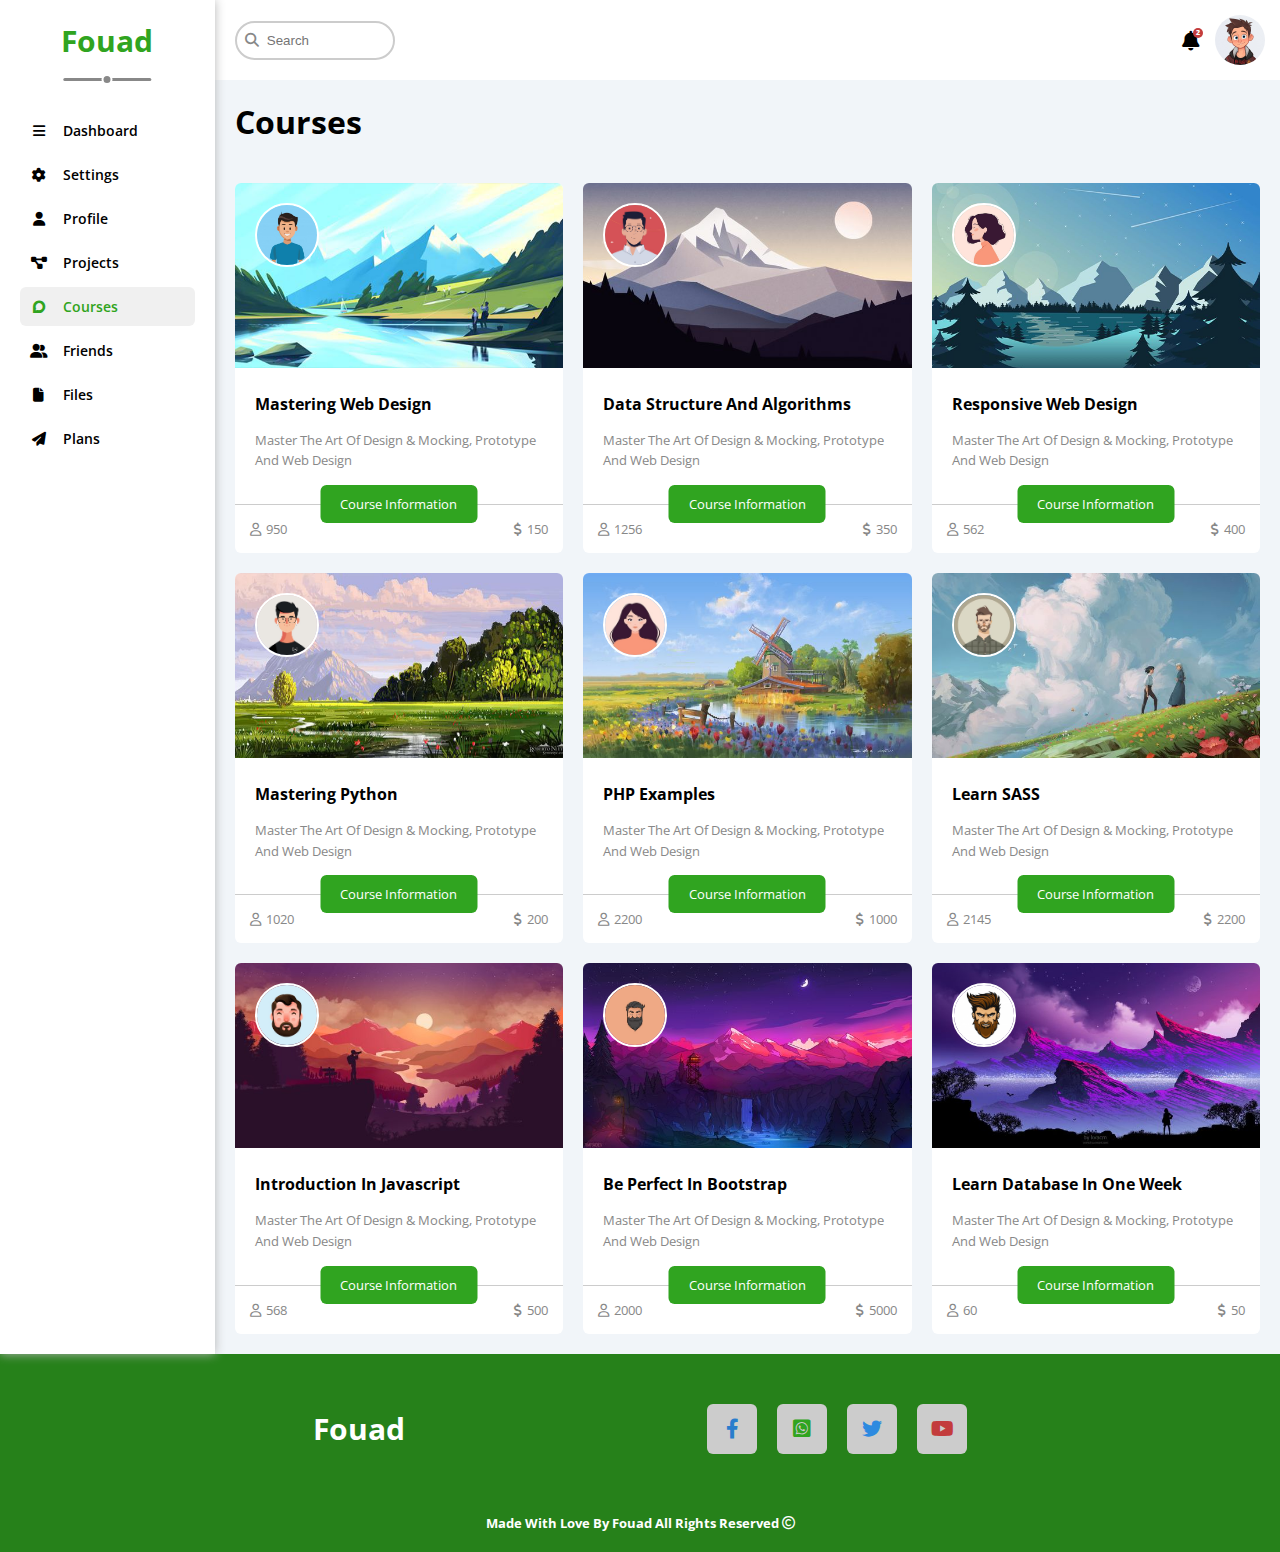
<file: courses.html>
<!DOCTYPE html>
<html lang="en">
<head>
    <meta charset="UTF-8">
    <meta http-equiv="X-UA-Compatible" content="IE=edge">
    <meta name="viewport" content="width=device-width, initial-scale=1.0">
    <meta name="description" content="this is template four">
    <link rel="stylesheet" href="css/all.min.css">
    <link rel="stylesheet" href="css/framework.css">
    <link rel="stylesheet" href="css/master.css">
    <!-- <link rel="stylesheet" href="css/normalize.css"> -->
    <link rel="preconnect" href="https://fonts.googleapis.com">
    <link rel="preconnect" href="https://fonts.gstatic.com" crossorigin>
    <link href="https://fonts.googleapis.com/css2?family=Cairo:wght@200;300;400;500;800;900;1000&family=Lato:wght@300;400;700;900&family=Lobster&family=Open+Sans:wght@400;700&family=Work+Sans:wght@200;600&display=swap" rel="stylesheet">
    <title>Courses</title>
</head>
<body>
    <div class="page d-flex">
        <div class="sidebar bg-white p-20 p-relative">
            <h3 class="p-relative mt-0 txt-c">Fouad</h3>
            <ul>
                <li>
                    <a class="d-flex align-center fs-14 c-black rad-6 p-10" href="index.html">
                        <i class="fa-solid fa-bars fa-fw"></i>
                        <span>Dashboard</span>
                    </a>
                </li>
                <li>
                    <a class="d-flex align-center fs-14 c-black rad-6 p-10" href="settings.html">
                        <i class="fa-solid fa-gear fa-fw"></i>
                        <span>Settings</span>
                    </a>
                </li>
                <li>
                    <a class=" d-flex align-center fs-14 c-black rad-6 p-10" href="profile.html">
                        <i class="fa-solid fa-user fa-fw"></i>
                        <span>Profile</span>
                    </a>
                </li>
                <li>
                    <a class="d-flex align-center fs-14 c-black rad-6 p-10" href="projects.html">
                        <i class="fa-solid fa-diagram-project fa-fw"></i>
                        <span>Projects</span>
                    </a>
                </li>
                <li>
                    <a class="active d-flex align-center fs-14 c-black rad-6 p-10" href="courses.html">
                        <i class="fa-brands fa-discourse fa-fw"></i>
                        <span>Courses</span>
                    </a>
                </li>
                <li>
                    <a class="d-flex align-center fs-14 c-black rad-6 p-10" href="friends.html">
                        <i class="fa-solid fa-user-group fa-fw"></i>
                        <span>Friends</span>
                    </a>
                </li>
                <li>
                    <a class="d-flex align-center fs-14 c-black rad-6 p-10" href="files.html">
                        <i class="fa-solid fa-file fa-fw"></i>
                        <span>Files</span>
                    </a>
                </li>
                <li>
                    <a class="d-flex align-center fs-14 c-black rad-6 p-10" href="plans.html">
                        <i class="fa-solid fa-paper-plane fa-fw"></i>
                        <span>Plans</span>
                    </a>
                </li>
            </ul>
        </div>
        <div class="content w-full">
            <!-- start head -->
            <div class="head p-15 bg-white between-flex">
                <div class="search p-relative">
                    <input class="p-10" type="search" placeholder="Search">
                </div>
                <div class="icons d-flex align-center">
                    <span class="notification p-relative">
                        <i class="fa-solid fa-bell fa-lg"></i>
                    </span>
                    <img src="images/profile.jpg" alt="photo">
                </div>
            </div>
            <!-- end head -->
            <h1 class="p-relative">Courses</h1>
            <div class="courses-page d-grid m-20 gap-20">
                <div class="course bg-white p-relative rad-6">
                    <img class="cover" src="images/back1.png" alt="photo">
                    <img class="instructor" src="images/course1.jpg" alt="photo">
                    <div class="p-20">
                        <h4 class="m-0">Mastering Web Design</h4>
                        <p class="description c-grey fs-13 mt-15">Master The Art Of Design & Mocking, Prototype And Web Design</p>
                    </div>
                    <div class="info p-15 p-relative between-flex">
                        <span class="title bg-green c-white btn-shape">Course Info<span class="d-non-mobile">rmation</span></span>
                        <span class="c-grey fs-13"><i class="fa-regular fa-user mr-5"></i>950</span>
                        <span class="c-grey fs-13"><i class="fa-solid fa-dollar mr-5"></i>150</span>
                    </div>
                </div>
                <div class="course bg-white p-relative rad-6">
                    <img class="cover" src="images/back2.jpg" alt="photo">
                    <img class="instructor" src="images/course5.png" alt="photo">
                    <div class="p-20">
                        <h4 class="m-0">Data Structure And Algorithms</h4>
                        <p class="description c-grey fs-13 mt-15">Master The Art Of Design & Mocking, Prototype And Web Design</p>
                    </div>
                    <div class="info p-15 p-relative between-flex">
                        <span class="title bg-green c-white btn-shape">Course Info<span class="d-non-mobile">rmation</span></span>
                        <span class="c-grey fs-13"><i class="fa-regular fa-user mr-5"></i>1256</span>
                        <span class="c-grey fs-13"><i class="fa-solid fa-dollar mr-5"></i>350</span>
                    </div>
                </div>
                <div class="course bg-white p-relative rad-6">
                    <img class="cover" src="images/back3.png" alt="photo">
                    <img class="instructor" src="images/course3.jpg" alt="photo">
                    <div class="p-20">
                        <h4 class="m-0">Responsive Web Design</h4>
                        <p class="description c-grey fs-13 mt-15">Master The Art Of Design & Mocking, Prototype And Web Design</p>
                    </div>
                    <div class="info p-15 p-relative between-flex">
                        <span class="title bg-green c-white btn-shape">Course Info<span class="d-non-mobile">rmation</span></span>
                        <span class="c-grey fs-13"><i class="fa-regular fa-user mr-5"></i>562</span>
                        <span class="c-grey fs-13"><i class="fa-solid fa-dollar mr-5"></i>400</span>
                    </div>
                </div>
                <div class="course bg-white p-relative rad-6">
                    <img class="cover" src="images/back4.png" alt="photo">
                    <img class="instructor" src="images/course4.jpg" alt="photo">
                    <div class="p-20">
                        <h4 class="m-0">Mastering Python</h4>
                        <p class="description c-grey fs-13 mt-15">Master The Art Of Design & Mocking, Prototype And Web Design</p>
                    </div>
                    <div class="info p-15 p-relative between-flex">
                        <span class="title bg-green c-white btn-shape">Course Info<span class="d-non-mobile">rmation</span></span>
                        <span class="c-grey fs-13"><i class="fa-regular fa-user mr-5"></i>1020</span>
                        <span class="c-grey fs-13"><i class="fa-solid fa-dollar mr-5"></i>200</span>
                    </div>
                </div>
                <div class="course bg-white p-relative rad-6">
                    <img class="cover" src="images/back5.jpg" alt="photo">
                    <img class="instructor" src="images/course2.jpg" alt="photo">
                    <div class="p-20">
                        <h4 class="m-0">PHP Examples</h4>
                        <p class="description c-grey fs-13 mt-15">Master The Art Of Design & Mocking, Prototype And Web Design</p>
                    </div>
                    <div class="info p-15 p-relative between-flex">
                        <span class="title bg-green c-white btn-shape">Course Info<span class="d-non-mobile">rmation</span></span>
                        <span class="c-grey fs-13"><i class="fa-regular fa-user mr-5"></i>2200</span>
                        <span class="c-grey fs-13"><i class="fa-solid fa-dollar mr-5"></i>1000</span>
                    </div>
                </div>
                <div class="course bg-white p-relative rad-6">
                    <img class="cover" src="images/back6.jpg" alt="photo">
                    <img class="instructor" src="images/course6.png" alt="photo">
                    <div class="p-20">
                        <h4 class="m-0">Learn SASS</h4>
                        <p class="description c-grey fs-13 mt-15">Master The Art Of Design & Mocking, Prototype And Web Design</p>
                    </div>
                    <div class="info p-15 p-relative between-flex">
                        <span class="title bg-green c-white btn-shape">Course Info<span class="d-non-mobile">rmation</span></span>
                        <span class="c-grey fs-13"><i class="fa-regular fa-user mr-5"></i>2145</span>
                        <span class="c-grey fs-13"><i class="fa-solid fa-dollar mr-5"></i>2200</span>
                    </div>
                </div>
                <div class="course bg-white p-relative rad-6">
                    <img class="cover" src="images/back7.jpg" alt="photo">
                    <img class="instructor" src="images/course7.png" alt="photo">
                    <div class="p-20">
                        <h4 class="m-0">Introduction In Javascript</h4>
                        <p class="description c-grey fs-13 mt-15">Master The Art Of Design & Mocking, Prototype And Web Design</p>
                    </div>
                    <div class="info p-15 p-relative between-flex">
                        <span class="title bg-green c-white btn-shape">Course Info<span class="d-non-mobile">rmation</span></span>
                        <span class="c-grey fs-13"><i class="fa-regular fa-user mr-5"></i>568</span>
                        <span class="c-grey fs-13"><i class="fa-solid fa-dollar mr-5"></i>500</span>
                    </div>
                </div>
                <div class="course bg-white p-relative rad-6">
                    <img class="cover" src="images/back8.jpg" alt="photo">
                    <img class="instructor" src="images/course8.png" alt="photo">
                    <div class="p-20">
                        <h4 class="m-0">Be Perfect In Bootstrap</h4>
                        <p class="description c-grey fs-13 mt-15">Master The Art Of Design & Mocking, Prototype And Web Design</p>
                    </div>
                    <div class="info p-15 p-relative between-flex">
                        <span class="title bg-green c-white btn-shape">Course Info<span class="d-non-mobile">rmation</span></span>
                        <span class="c-grey fs-13"><i class="fa-regular fa-user mr-5"></i>2000</span>
                        <span class="c-grey fs-13"><i class="fa-solid fa-dollar mr-5"></i>5000</span>
                    </div>
                </div>
                <div class="course bg-white p-relative rad-6">
                    <img class="cover" src="images/back9.jpg" alt="photo">
                    <img class="instructor" src="images/course9.jpg" alt="photo">
                    <div class="p-20">
                        <h4 class="m-0">Learn Database In One Week</h4>
                        <p class="description c-grey fs-13 mt-15">Master The Art Of Design & Mocking, Prototype And Web Design</p>
                    </div>
                    <div class="info p-15 p-relative between-flex">
                        <span class="title bg-green c-white btn-shape">Course Info<span class="d-non-mobile">rmation</span></span>
                        <span class="c-grey fs-13"><i class="fa-regular fa-user mr-5"></i>60</span>
                        <span class="c-grey fs-13"><i class="fa-solid fa-dollar mr-5"></i>50</span>
                    </div>
                </div>
            </div>    
        </div>
    </div> 
    <footer class="bg-alt-green p-20 d-flex align-center">
        <div class="logo c-white fw-bold mt-20 p-10">Fouad</div>
        <div class="icon mt-20 p-10">
            <ul>
                <li>
                    <a href="#" class="facebook">
                        <i class="fab fa-facebook-f c-blue fs-20 mt-15"></i>
                    </a>
                </li>
                <li>
                    <a href="#" class="whatsapp">
                        <i class="fa-brands fa-square-whatsapp c-green fs-20 mt-15"></i>
                    </a>
                </li>
                <li>
                    <a href="#" class="twitter">
                        <i class="fab fa-twitter c-alt-blue fs-20 mt-15"></i>
                    </a>
                </li>
                <li>
                    <a href="#" class="youtube">
                        <i class="fab fa-youtube c-red fs-20 mt-15"></i>
                    </a>
                </li>
            </ul>
        </div>
        <span class="c-white fs-13 fw-bold">
            Made With Love By Fouad All Rights Reserved
            <i class="fa-regular fa-copyright fs-13 ml-1"></i>
        </span>
    </footer>
</body>
</html>
</file>
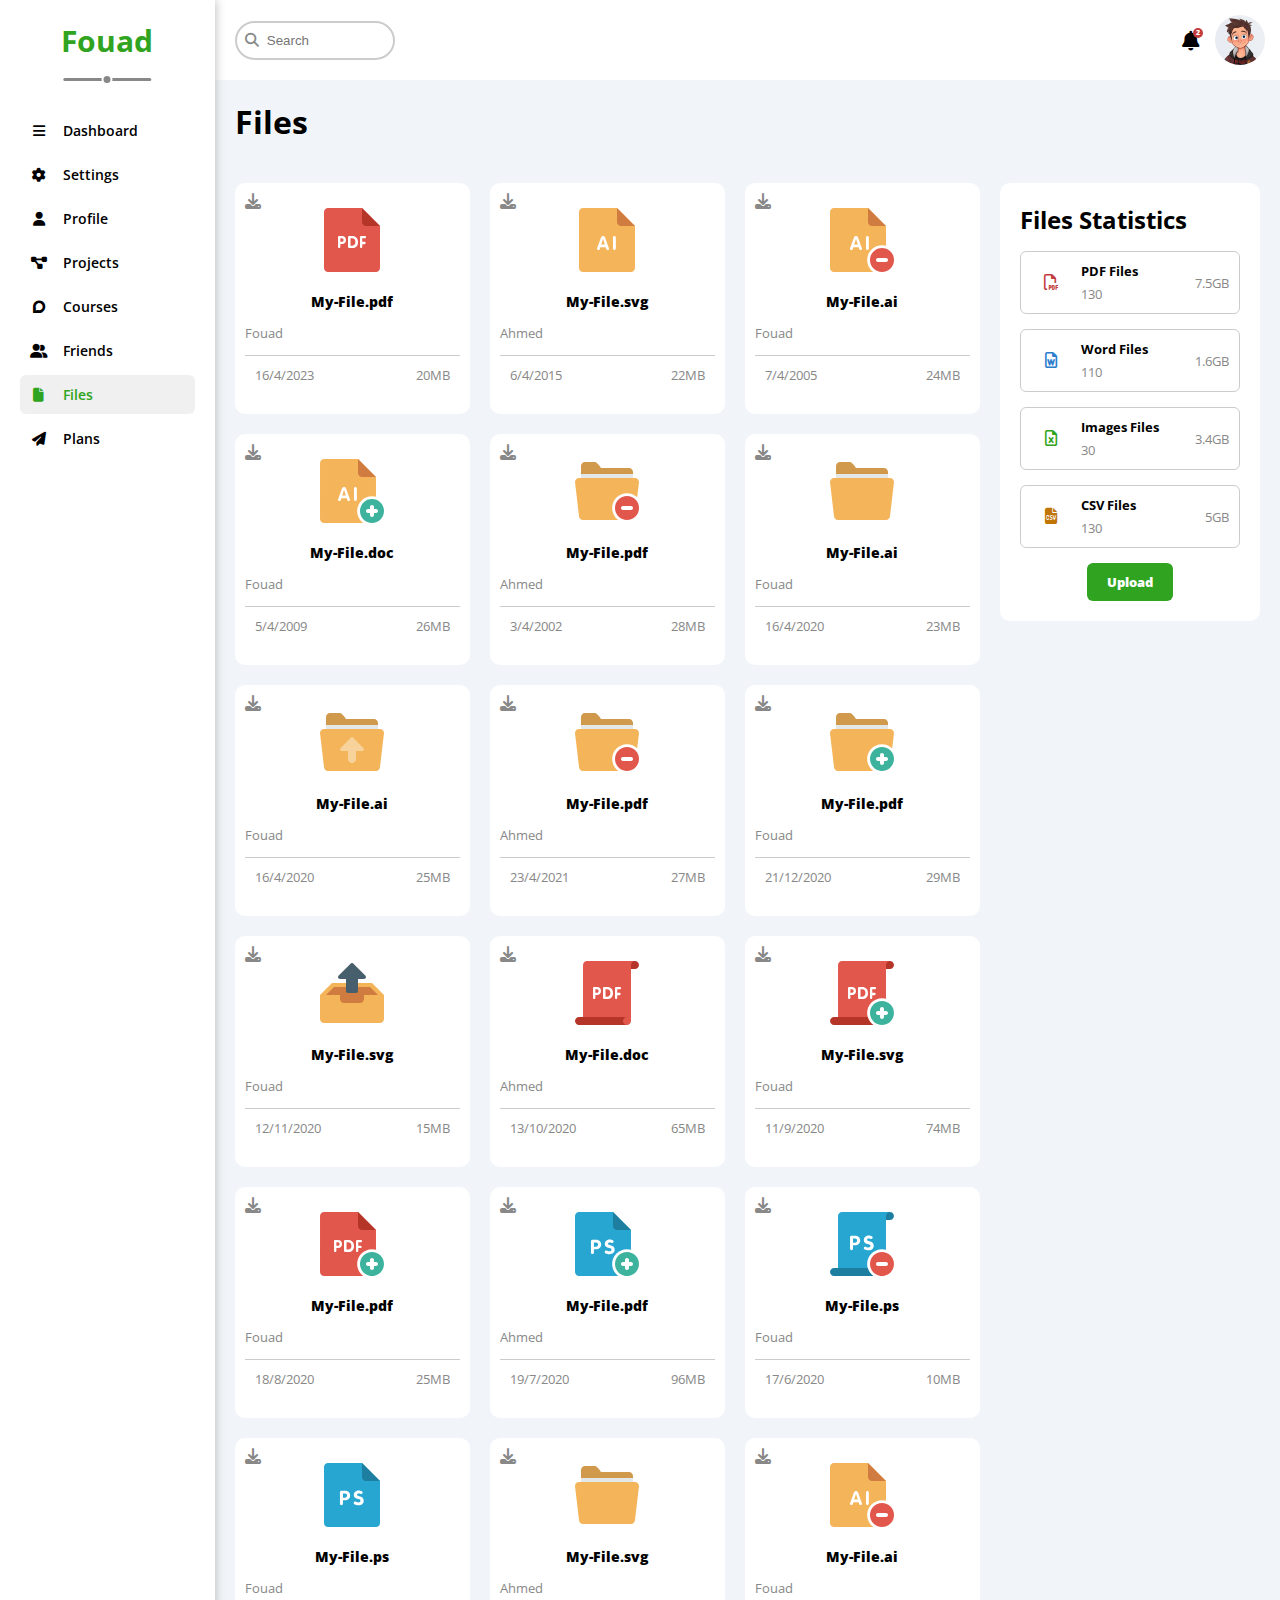
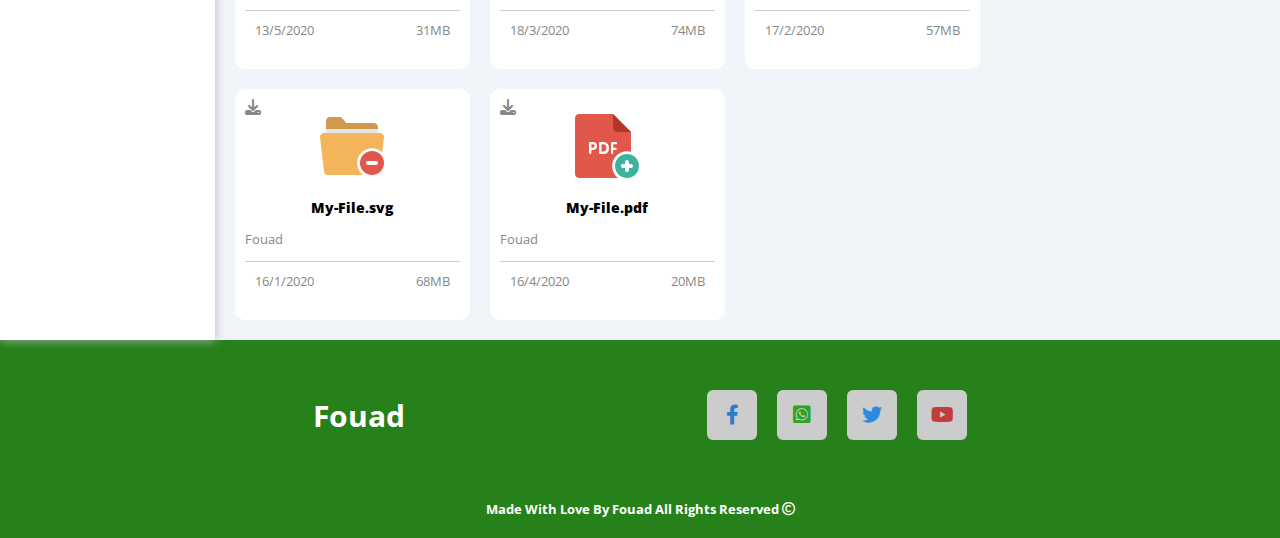
<file: files.html>
<!DOCTYPE html>
<html lang="en">
<head>
    <meta charset="UTF-8">
    <meta http-equiv="X-UA-Compatible" content="IE=edge">
    <meta name="viewport" content="width=device-width, initial-scale=1.0">
    <meta name="description" content="this is template four">
    <link rel="stylesheet" href="css/all.min.css">
    <link rel="stylesheet" href="css/framework.css">
    <link rel="stylesheet" href="css/master.css">
    <!-- <link rel="stylesheet" href="css/normalize.css"> -->
    <link rel="preconnect" href="https://fonts.googleapis.com">
    <link rel="preconnect" href="https://fonts.gstatic.com" crossorigin>
    <link href="https://fonts.googleapis.com/css2?family=Cairo:wght@200;300;400;500;800;900;1000&family=Lato:wght@300;400;700;900&family=Lobster&family=Open+Sans:wght@400;700&family=Work+Sans:wght@200;600&display=swap" rel="stylesheet">
    <title>Files</title>
</head>
<body>
    <div class="page d-flex">
        <div class="sidebar bg-white p-20 p-relative">
            <h3 class="p-relative mt-0 txt-c">Fouad</h3>
            <ul>
                <li>
                    <a class="d-flex align-center fs-14 c-black rad-6 p-10" href="index.html">
                        <i class="fa-solid fa-bars fa-fw"></i>
                        <span>Dashboard</span>
                    </a>
                </li>
                <li>
                    <a class="d-flex align-center fs-14 c-black rad-6 p-10" href="settings.html">
                        <i class="fa-solid fa-gear fa-fw"></i>
                        <span>Settings</span>
                    </a>
                </li>
                <li>
                    <a class=" d-flex align-center fs-14 c-black rad-6 p-10" href="profile.html">
                        <i class="fa-solid fa-user fa-fw"></i>
                        <span>Profile</span>
                    </a>
                </li>
                <li>
                    <a class="d-flex align-center fs-14 c-black rad-6 p-10" href="projects.html">
                        <i class="fa-solid fa-diagram-project fa-fw"></i>
                        <span>Projects</span>
                    </a>
                </li>
                <li>
                    <a class="d-flex align-center fs-14 c-black rad-6 p-10" href="courses.html">
                        <i class="fa-brands fa-discourse fa-fw"></i>
                        <span>Courses</span>
                    </a>
                </li>
                <li>
                    <a class="d-flex align-center fs-14 c-black rad-6 p-10" href="friends.html">
                        <i class="fa-solid fa-user-group fa-fw"></i>
                        <span>Friends</span>
                    </a>
                </li>
                <li>
                    <a class="active d-flex align-center fs-14 c-black rad-6 p-10" href="files.html">
                        <i class="fa-solid fa-file fa-fw"></i>
                        <span>Files</span>
                    </a>
                </li>
                <li>
                    <a class="d-flex align-center fs-14 c-black rad-6 p-10" href="plans.html">
                        <i class="fa-solid fa-paper-plane fa-fw"></i>
                        <span>Plans</span>
                    </a>
                </li>
            </ul>
        </div>
        <div class="content w-full">
            <!-- start head -->
            <div class="head p-15 bg-white between-flex">
                <div class="search p-relative">
                    <input class="p-10" type="search" placeholder="Search">
                </div>
                <div class="icons d-flex align-center">
                    <span class="notification p-relative">
                        <i class="fa-solid fa-bell fa-lg"></i>
                    </span>
                    <img src="images/profile.jpg" alt="photo">
                </div>
            </div>
            <!-- end head -->
            <h1 class="p-relative">Files</h1>
            <div class="files-page d-flex m-20 gap-20">
                <div class="files-stats rad-10 bg-white p-20">
                    <h2 class="mt-0 mb-15 txt-c-mobile">Files Statistics</h2>
                    <div class="d-flex align-center p-10 mb-15 rad-6 border-ccc fs-13">
                        <i class="fa-regular fa-file-pdf fa-lg icon c-red center-flex"></i>
                        <div class="info">
                            <span class="fw-bold">PDF Files</span>
                            <span class="c-grey d-block mt-5">130</span>
                        </div>
                        <div class="size c-grey">7.5GB</div>
                    </div>
                    <div class="d-flex align-center p-10 mb-15 rad-6 border-ccc fs-13">
                        <i class="fa-regular fa-file-word fa-lg c-blue center-flex icon"></i>
                        <div class="info">
                            <span class="fw-bold">Word Files</span>
                            <span class="c-grey d-block mt-5">110</span>
                        </div>
                        <div class="size c-grey">1.6GB</div>
                    </div>
                    <div class="d-flex align-center p-10 mb-15 rad-6 border-ccc fs-13">
                        <i class="fa-regular fa-file-excel fa-lg c-green center-flex icon"></i>
                        <div class="info">
                            <span class="fw-bold">Images Files</span>
                            <span class="c-grey d-block mt-5">30</span>
                        </div>
                        <div class="size c-grey">3.4GB</div>
                    </div>
                    <div class="d-flex align-center p-10 mb-15 rad-6 border-ccc fs-13">
                        <i class="fa-solid fa-file-csv fa-lg c-orange center-flex icon"></i>
                        <div class="info">
                            <span class="fw-bold">CSV Files</span>
                            <span class="c-grey d-block mt-5">130</span>
                        </div>
                        <div class="size c-grey">5GB</div>
                    </div>
                    <a class="upload bg-green c-white fs-13 rad-6 d-block w-fit btn-shape" href="#">Upload</a>
                </div>
                <div class="files-content d-grid gap-20">
                    <div class="file bg-white p-10 rad-10">
                        <i class="fa-solid fa-download c-grey p-absolute"></i>
                        <div class="icon txt-c">
                            <img class="mt-15 mb-15" src="images/svg/pdf.svg" alt="photo">
                        </div>
                        <div class="txt-c mb-10 fs-14">My-File.pdf</div>
                        <p class="c-grey fs-13">Fouad</p>
                        <div class="info between-flex mt-10 mb-10 p-10 fs-13 c-grey">
                            <span>16/4/2023</span>
                            <span>20MB</span>
                        </div>
                    </div>
                    <div class="file bg-white p-10 rad-10">
                        <i class="fa-solid fa-download c-grey p-absolute"></i>
                        <div class="icon txt-c">
                            <img class="mt-15 mb-15" src="images/svg/ai-svgrepo-com (1).svg" alt="photo">
                        </div>
                        <div class="txt-c mb-10 fs-14">My-File.svg</div>
                        <p class="c-grey fs-13">Ahmed</p>
                        <div class="info between-flex mt-10 mb-10 p-10 fs-13 c-grey">
                            <span>6/4/2015</span>
                            <span>22MB</span>
                        </div>
                    </div>
                    <div class="file bg-white p-10 rad-10">
                        <i class="fa-solid fa-download c-grey p-absolute"></i>
                        <div class="icon txt-c">
                            <img class="mt-15 mb-15" src="images/svg/ai-svgrepo-com (2).svg" alt="photo">
                        </div>
                        <div class="txt-c mb-10 fs-14">My-File.ai</div>
                        <p class="c-grey fs-13">Fouad</p>
                        <div class="info between-flex mt-10 mb-10 p-10 fs-13 c-grey">
                            <span>7/4/2005</span>
                            <span>24MB</span>
                        </div>
                    </div>
                    <div class="file bg-white p-10 rad-10">
                        <i class="fa-solid fa-download c-grey p-absolute"></i>
                        <div class="icon txt-c">
                            <img class="mt-15 mb-15" src="images/svg/ai-svgrepo-com.svg" alt="photo">
                        </div>
                        <div class="txt-c mb-10 fs-14">My-File.doc</div>
                        <p class="c-grey fs-13">Fouad</p>
                        <div class="info between-flex mt-10 mb-10 p-10 fs-13 c-grey">
                            <span>5/4/2009</span>
                            <span>26MB</span>
                        </div>
                    </div>
                    <div class="file bg-white p-10 rad-10">
                        <i class="fa-solid fa-download c-grey p-absolute"></i>
                        <div class="icon txt-c">
                            <img class="mt-15 mb-15" src="images/svg/folder-svgrepo-com (1).svg" alt="photo">
                        </div>
                        <div class="txt-c mb-10 fs-14">My-File.pdf</div>
                        <p class="c-grey fs-13">Ahmed</p>
                        <div class="info between-flex mt-10 mb-10 p-10 fs-13 c-grey">
                            <span>3/4/2002</span>
                            <span>28MB</span>
                        </div>
                    </div>
                    <div class="file bg-white p-10 rad-10">
                        <i class="fa-solid fa-download c-grey p-absolute"></i>
                        <div class="icon txt-c">
                            <img class="mt-15 mb-15" src="images/svg/folder-svgrepo-com (2).svg" alt="photo">
                        </div>
                        <div class="txt-c mb-10 fs-14">My-File.ai</div>
                        <p class="c-grey fs-13">Fouad</p>
                        <div class="info between-flex mt-10 mb-10 p-10 fs-13 c-grey">
                            <span>16/4/2020</span>
                            <span>23MB</span>
                        </div>
                    </div>
                    <div class="file bg-white p-10 rad-10">
                        <i class="fa-solid fa-download c-grey p-absolute"></i>
                        <div class="icon txt-c">
                            <img class="mt-15 mb-15" src="images/svg/folder-svgrepo-com (3).svg" alt="photo">
                        </div>
                        <div class="txt-c mb-10 fs-14">My-File.ai</div>
                        <p class="c-grey fs-13">Fouad</p>
                        <div class="info between-flex mt-10 mb-10 p-10 fs-13 c-grey">
                            <span>16/4/2020</span>
                            <span>25MB</span>
                        </div>
                    </div>
                    <div class="file bg-white p-10 rad-10">
                        <i class="fa-solid fa-download c-grey p-absolute"></i>
                        <div class="icon txt-c">
                            <img class="mt-15 mb-15" src="images/svg/folder-svgrepo-com (4).svg" alt="photo">
                        </div>
                        <div class="txt-c mb-10 fs-14">My-File.pdf</div>
                        <p class="c-grey fs-13">Ahmed</p>
                        <div class="info between-flex mt-10 mb-10 p-10 fs-13 c-grey">
                            <span>23/4/2021</span>
                            <span>27MB</span>
                        </div>
                    </div>
                    <div class="file bg-white p-10 rad-10">
                        <i class="fa-solid fa-download c-grey p-absolute"></i>
                        <div class="icon txt-c">
                            <img class="mt-15 mb-15" src="images/svg/folder-svgrepo-com.svg" alt="photo">
                        </div>
                        <div class="txt-c mb-10 fs-14">My-File.pdf</div>
                        <p class="c-grey fs-13">Fouad</p>
                        <div class="info between-flex mt-10 mb-10 p-10 fs-13 c-grey">
                            <span>21/12/2020</span>
                            <span>29MB</span>
                        </div>
                    </div>
                    <div class="file bg-white p-10 rad-10">
                        <i class="fa-solid fa-download c-grey p-absolute"></i>
                        <div class="icon txt-c">
                            <img class="mt-15 mb-15" src="images/svg/outbox-svgrepo-com.svg" alt="photo">
                        </div>
                        <div class="txt-c mb-10 fs-14">My-File.svg</div>
                        <p class="c-grey fs-13">Fouad</p>
                        <div class="info between-flex mt-10 mb-10 p-10 fs-13 c-grey">
                            <span>12/11/2020</span>
                            <span>15MB</span>
                        </div>
                    </div>
                    <div class="file bg-white p-10 rad-10">
                        <i class="fa-solid fa-download c-grey p-absolute"></i>
                        <div class="icon txt-c">
                            <img class="mt-15 mb-15" src="images/svg/pdf-svgrepo-com (1).svg" alt="photo">
                        </div>
                        <div class="txt-c mb-10 fs-14">My-File.doc</div>
                        <p class="c-grey fs-13">Ahmed</p>
                        <div class="info between-flex mt-10 mb-10 p-10 fs-13 c-grey">
                            <span>13/10/2020</span>
                            <span>65MB</span>
                        </div>
                    </div>
                    <div class="file bg-white p-10 rad-10">
                        <i class="fa-solid fa-download c-grey p-absolute"></i>
                        <div class="icon txt-c">
                            <img class="mt-15 mb-15" src="images/svg/pdf-svgrepo-com (2).svg" alt="photo">
                        </div>
                        <div class="txt-c mb-10 fs-14">My-File.svg</div>
                        <p class="c-grey fs-13">Fouad</p>
                        <div class="info between-flex mt-10 mb-10 p-10 fs-13 c-grey">
                            <span>11/9/2020</span>
                            <span>74MB</span>
                        </div>
                    </div>
                    <div class="file bg-white p-10 rad-10">
                        <i class="fa-solid fa-download c-grey p-absolute"></i>
                        <div class="icon txt-c">
                            <img class="mt-15 mb-15" src="images/svg/pdf-svgrepo-com.svg" alt="photo">
                        </div>
                        <div class="txt-c mb-10 fs-14">My-File.pdf</div>
                        <p class="c-grey fs-13">Fouad</p>
                        <div class="info between-flex mt-10 mb-10 p-10 fs-13 c-grey">
                            <span>18/8/2020</span>
                            <span>25MB</span>
                        </div>
                    </div>
                    <div class="file bg-white p-10 rad-10">
                        <i class="fa-solid fa-download c-grey p-absolute"></i>
                        <div class="icon txt-c">
                            <img class="mt-15 mb-15" src="images/svg/ps-svgrepo-com (1).svg" alt="photo">
                        </div>
                        <div class="txt-c mb-10 fs-14">My-File.pdf</div>
                        <p class="c-grey fs-13">Ahmed</p>
                        <div class="info between-flex mt-10 mb-10 p-10 fs-13 c-grey">
                            <span>19/7/2020</span>
                            <span>96MB</span>
                        </div>
                    </div>
                    <div class="file bg-white p-10 rad-10">
                        <i class="fa-solid fa-download c-grey p-absolute"></i>
                        <div class="icon txt-c">
                            <img class="mt-15 mb-15" src="images/svg/ps-svgrepo-com (2).svg" alt="photo">
                        </div>
                        <div class="txt-c mb-10 fs-14">My-File.ps</div>
                        <p class="c-grey fs-13">Fouad</p>
                        <div class="info between-flex mt-10 mb-10 p-10 fs-13 c-grey">
                            <span>17/6/2020</span>
                            <span>10MB</span>
                        </div>
                    </div>
                    <div class="file bg-white p-10 rad-10">
                        <i class="fa-solid fa-download c-grey p-absolute"></i>
                        <div class="icon txt-c">
                            <img class="mt-15 mb-15" src="images/svg/ps-svgrepo-com.svg" alt="photo">
                        </div>
                        <div class="txt-c mb-10 fs-14">My-File.ps</div>
                        <p class="c-grey fs-13">Fouad</p>
                        <div class="info between-flex mt-10 mb-10 p-10 fs-13 c-grey">
                            <span>13/5/2020</span>
                            <span>31MB</span>
                        </div>
                    </div>
                    <div class="file bg-white p-10 rad-10">
                        <i class="fa-solid fa-download c-grey p-absolute"></i>
                        <div class="icon txt-c">
                            <img class="mt-15 mb-15" src="images/svg/folder-svgrepo-com (2).svg" alt="photo">
                        </div>
                        <div class="txt-c mb-10 fs-14">My-File.svg</div>
                        <p class="c-grey fs-13">Ahmed</p>
                        <div class="info between-flex mt-10 mb-10 p-10 fs-13 c-grey">
                            <span>18/3/2020</span>
                            <span>74MB</span>
                        </div>
                    </div>
                    <div class="file bg-white p-10 rad-10">
                        <i class="fa-solid fa-download c-grey p-absolute"></i>
                        <div class="icon txt-c">
                            <img class="mt-15 mb-15" src="images/svg/ai-svgrepo-com (2).svg" alt="photo">
                        </div>
                        <div class="txt-c mb-10 fs-14">My-File.ai</div>
                        <p class="c-grey fs-13">Fouad</p>
                        <div class="info between-flex mt-10 mb-10 p-10 fs-13 c-grey">
                            <span>17/2/2020</span>
                            <span>57MB</span>
                        </div>
                    </div>
                    <div class="file bg-white p-10 rad-10">
                        <i class="fa-solid fa-download c-grey p-absolute"></i>
                        <div class="icon txt-c">
                            <img class="mt-15 mb-15" src="images/svg/folder-svgrepo-com (1).svg" alt="photo">
                        </div>
                        <div class="txt-c mb-10 fs-14">My-File.svg</div>
                        <p class="c-grey fs-13">Fouad</p>
                        <div class="info between-flex mt-10 mb-10 p-10 fs-13 c-grey">
                            <span>16/1/2020</span>
                            <span>68MB</span>
                        </div>
                    </div>
                    <div class="file bg-white p-10 rad-10">
                        <i class="fa-solid fa-download c-grey p-absolute"></i>
                        <div class="icon txt-c">
                            <img class="mt-15 mb-15" src="images/svg/pdf-svgrepo-com.svg" alt="photo">
                        </div>
                        <div class="txt-c mb-10 fs-14">My-File.pdf</div>
                        <p class="c-grey fs-13">Fouad</p>
                        <div class="info between-flex mt-10 mb-10 p-10 fs-13 c-grey">
                            <span>16/4/2020</span>
                            <span>20MB</span>
                        </div>
                    </div>
                </div>
            </div>
        </div>
    </div> 
    <footer class="bg-alt-green p-20 d-flex align-center">
        <div class="logo c-white fw-bold mt-20 p-10">Fouad</div>
        <div class="icon mt-20 p-10">
            <ul>
                <li>
                    <a href="#" class="facebook">
                        <i class="fab fa-facebook-f c-blue fs-20 mt-15"></i>
                    </a>
                </li>
                <li>
                    <a href="#" class="whatsapp">
                        <i class="fa-brands fa-square-whatsapp c-green fs-20 mt-15"></i>
                    </a>
                </li>
                <li>
                    <a href="#" class="twitter">
                        <i class="fab fa-twitter c-alt-blue fs-20 mt-15"></i>
                    </a>
                </li>
                <li>
                    <a href="#" class="youtube">
                        <i class="fab fa-youtube c-red fs-20 mt-15"></i>
                    </a>
                </li>
            </ul>
        </div>
        <span class="c-white fs-13 fw-bold">
            Made With Love By Fouad All Rights Reserved
            <i class="fa-regular fa-copyright fs-13 ml-1"></i>
        </span>
    </footer>
</body>
</html>
</file>
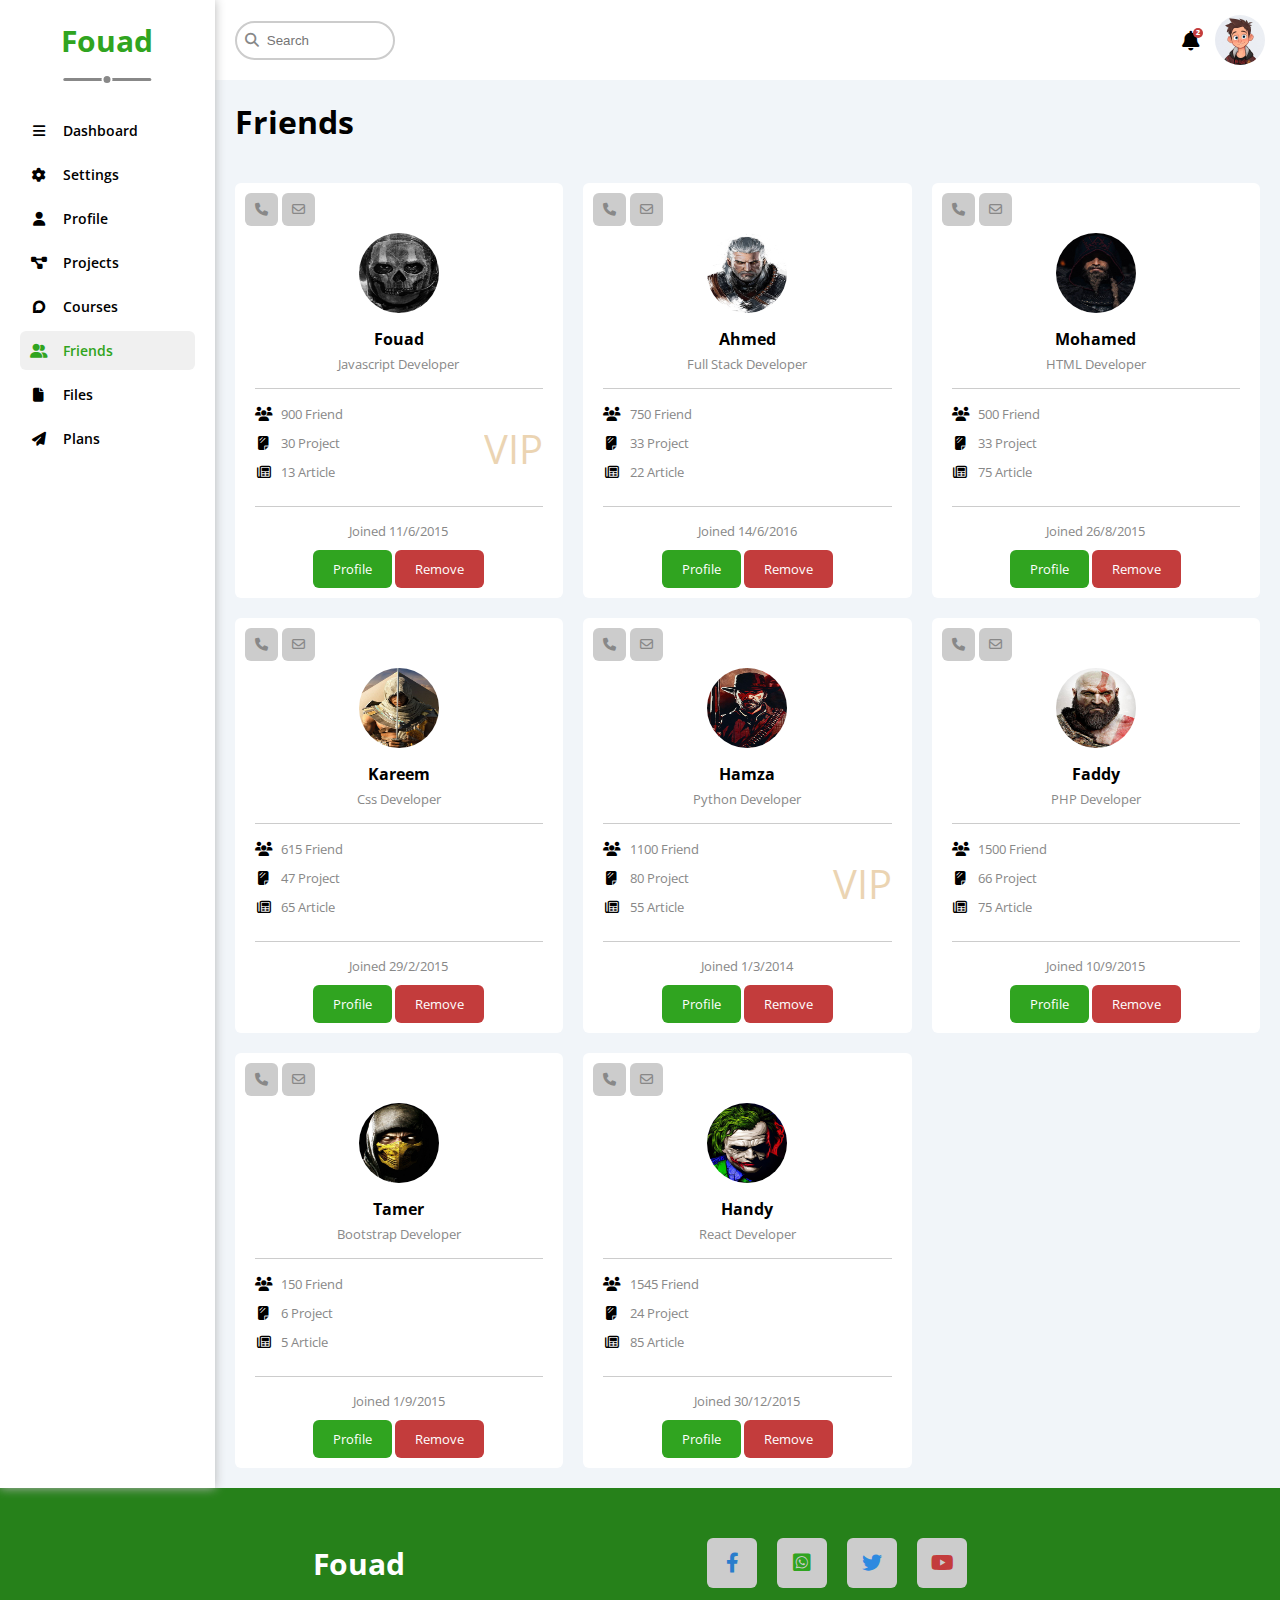
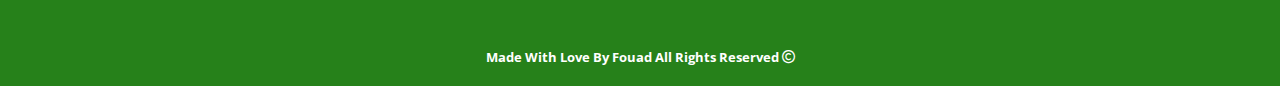
<file: friends.html>
<!DOCTYPE html>
<html lang="en">
<head>
    <meta charset="UTF-8">
    <meta http-equiv="X-UA-Compatible" content="IE=edge">
    <meta name="viewport" content="width=device-width, initial-scale=1.0">
    <meta name="description" content="this is template four">
    <link rel="stylesheet" href="css/all.min.css">
    <link rel="stylesheet" href="css/framework.css">
    <link rel="stylesheet" href="css/master.css">
    <!-- <link rel="stylesheet" href="css/normalize.css"> -->
    <link rel="preconnect" href="https://fonts.googleapis.com">
    <link rel="preconnect" href="https://fonts.gstatic.com" crossorigin>
    <link href="https://fonts.googleapis.com/css2?family=Cairo:wght@200;300;400;500;800;900;1000&family=Lato:wght@300;400;700;900&family=Lobster&family=Open+Sans:wght@400;700&family=Work+Sans:wght@200;600&display=swap" rel="stylesheet">
    <title>Friends</title>
</head>
<body>
    <div class="page d-flex">
        <div class="sidebar bg-white p-20 p-relative">
            <h3 class="p-relative mt-0 txt-c">Fouad</h3>
            <ul>
                <li>
                    <a class="d-flex align-center fs-14 c-black rad-6 p-10" href="index.html">
                        <i class="fa-solid fa-bars fa-fw"></i>
                        <span>Dashboard</span>
                    </a>
                </li>
                <li>
                    <a class="d-flex align-center fs-14 c-black rad-6 p-10" href="settings.html">
                        <i class="fa-solid fa-gear fa-fw"></i>
                        <span>Settings</span>
                    </a>
                </li>
                <li>
                    <a class=" d-flex align-center fs-14 c-black rad-6 p-10" href="profile.html">
                        <i class="fa-solid fa-user fa-fw"></i>
                        <span>Profile</span>
                    </a>
                </li>
                <li>
                    <a class="d-flex align-center fs-14 c-black rad-6 p-10" href="projects.html">
                        <i class="fa-solid fa-diagram-project fa-fw"></i>
                        <span>Projects</span>
                    </a>
                </li>
                <li>
                    <a class="d-flex align-center fs-14 c-black rad-6 p-10" href="courses.html">
                        <i class="fa-brands fa-discourse fa-fw"></i>
                        <span>Courses</span>
                    </a>
                </li>
                <li>
                    <a class="active d-flex align-center fs-14 c-black rad-6 p-10" href="friends.html">
                        <i class="fa-solid fa-user-group fa-fw"></i>
                        <span>Friends</span>
                    </a>
                </li>
                <li>
                    <a class="d-flex align-center fs-14 c-black rad-6 p-10" href="files.html">
                        <i class="fa-solid fa-file fa-fw"></i>
                        <span>Files</span>
                    </a>
                </li>
                <li>
                    <a class="d-flex align-center fs-14 c-black rad-6 p-10" href="plans.html">
                        <i class="fa-solid fa-paper-plane fa-fw"></i>
                        <span>Plans</span>
                    </a>
                </li>
            </ul>
        </div>
        <div class="content w-full">
            <!-- start head -->
            <div class="head p-15 bg-white between-flex">
                <div class="search p-relative">
                    <input class="p-10" type="search" placeholder="Search">
                </div>
                <div class="icons d-flex align-center">
                    <span class="notification p-relative">
                        <i class="fa-solid fa-bell fa-lg"></i>
                    </span>
                    <img src="images/profile.jpg" alt="photo">
                </div>
            </div>
            <!-- end head -->
            <h1 class="p-relative">Friends</h1>
            <div class="friends-page d-grid m-20 gap-20">
                <div class="friend p-relative rad-6 bg-white p-20">
                    <div class="contact">
                        <i class="fa-solid fa-phone rad-6"></i>
                        <i class="fa-regular fa-envelope rad-6"></i>
                    </div>
                    <div class="txt-c mt-20">
                        <img class="rad-half mt-10 mb-10 w-100 h-100" src="images/friend1.png" alt="photo">
                        <h4 class="m-0">Fouad</h4>
                        <p class="c-grey mt-5 mb-0 fs-13">Javascript Developer</p>
                    </div>
                    <div class="icons fs-14 p-relative">
                        <div class="mb-10">
                            <i class="fa-solid fa-users fa-fw"></i>
                            <span class="c-grey fs-13">900 Friend</span>
                        </div>
                        <div class="mb-10">
                            <i class="fa-solid fa-sheet-plastic fa-fw"></i>
                            <span class="c-grey fs-13">30 Project</span>
                        </div>
                        <div class="mb-10">
                            <i class="fa-regular fa-newspaper fa-fw"></i>
                            <span class="c-grey fs-13">13 Article</span>
                        </div>
                        <span class="vip f-bold c-orange">VIP</span>
                    </div>
                    <div class="info between-flex fs-13">
                        <span class="c-grey">Joined 11/6/2015</span>
                        <div>
                            <a href="profile.html" class="pro btn-shape c-white bg-green">Profile</a>
                            <a href="#" class="re btn-shape c-white bg-red">Remove</a>
                        </div>
                    </div>
                </div>
                <div class="friend p-relative rad-6 bg-white p-20">
                    <div class="contact">
                        <i class="fa-solid fa-phone rad-6"></i>
                        <i class="fa-regular fa-envelope rad-6"></i>
                    </div>
                    <div class="txt-c mt-20">
                        <img class="rad-half mt-10 mb-10 w-100 h-100" src="images/friend2.jpg" alt="photo">
                        <h4 class="m-0">Ahmed</h4>
                        <p class="c-grey mt-5 mb-0 fs-13">Full Stack Developer</p>
                    </div>
                    <div class="icons fs-14 p-relative">
                        <div class="mb-10">
                            <i class="fa-solid fa-users fa-fw"></i>
                            <span class="c-grey fs-13">750 Friend</span>
                        </div>
                        <div class="mb-10">
                            <i class="fa-solid fa-sheet-plastic fa-fw"></i>
                            <span class="c-grey fs-13">33 Project</span>
                        </div>
                        <div class="mb-10">
                            <i class="fa-regular fa-newspaper fa-fw"></i>
                            <span class="c-grey fs-13">22 Article</span>
                        </div>
                    </div>
                    <div class="info between-flex fs-13">
                        <span class="c-grey">Joined 14/6/2016</span>
                        <div>
                            <a href="#" class="pro btn-shape c-white bg-green">Profile</a>
                            <a href="#" class="re btn-shape c-white bg-red">Remove</a>
                        </div>
                    </div>
                </div>
                <div class="friend p-relative rad-6 bg-white p-20">
                    <div class="contact">
                        <i class="fa-solid fa-phone rad-6"></i>
                        <i class="fa-regular fa-envelope rad-6"></i>
                    </div>
                    <div class="txt-c mt-20">
                        <img class="rad-half mt-10 mb-10 w-100 h-100" src="images/friend3.png" alt="photo">
                        <h4 class="m-0">Mohamed</h4>
                        <p class="c-grey mt-5 mb-0 fs-13">HTML Developer</p>
                    </div>
                    <div class="icons fs-14 p-relative">
                        <div class="mb-10">
                            <i class="fa-solid fa-users fa-fw"></i>
                            <span class="c-grey fs-13">500 Friend</span>
                        </div>
                        <div class="mb-10">
                            <i class="fa-solid fa-sheet-plastic fa-fw"></i>
                            <span class="c-grey fs-13">33 Project</span>
                        </div>
                        <div class="mb-10">
                            <i class="fa-regular fa-newspaper fa-fw"></i>
                            <span class="c-grey fs-13">75 Article</span>
                        </div>
                    </div>
                    <div class="info between-flex fs-13">
                        <span class="c-grey">Joined 26/8/2015</span>
                        <div>
                            <a href="#" class="pro btn-shape c-white bg-green">Profile</a>
                            <a href="#" class="re btn-shape c-white bg-red">Remove</a>
                        </div>
                    </div>
                </div>
                <div class="friend p-relative rad-6 bg-white p-20">
                    <div class="contact">
                        <i class="fa-solid fa-phone rad-6"></i>
                        <i class="fa-regular fa-envelope rad-6"></i>
                    </div>
                    <div class="txt-c mt-20">
                        <img class="rad-half mt-10 mb-10 w-100 h-100" src="images/friend4.png" alt="photo">
                        <h4 class="m-0">Kareem</h4>
                        <p class="c-grey mt-5 mb-0 fs-13">Css Developer</p>
                    </div>
                    <div class="icons fs-14 p-relative">
                        <div class="mb-10">
                            <i class="fa-solid fa-users fa-fw"></i>
                            <span class="c-grey fs-13">615 Friend</span>
                        </div>
                        <div class="mb-10">
                            <i class="fa-solid fa-sheet-plastic fa-fw"></i>
                            <span class="c-grey fs-13">47 Project</span>
                        </div>
                        <div class="mb-10">
                            <i class="fa-regular fa-newspaper fa-fw"></i>
                            <span class="c-grey fs-13">65 Article</span>
                        </div>
                    </div>
                    <div class="info between-flex fs-13">
                        <span class="c-grey">Joined 29/2/2015</span>
                        <div>
                            <a href="#" class="pro btn-shape c-white bg-green">Profile</a>
                            <a href="#" class="re btn-shape c-white bg-red">Remove</a>
                        </div>
                    </div>
                </div>
                <div class="friend p-relative rad-6 bg-white p-20">
                    <div class="contact">
                        <i class="fa-solid fa-phone rad-6"></i>
                        <i class="fa-regular fa-envelope rad-6"></i>
                    </div>
                    <div class="txt-c mt-20">
                        <img class="rad-half mt-10 mb-10 w-100 h-100" src="images/friend5.png" alt="photo">
                        <h4 class="m-0">Hamza</h4>
                        <p class="c-grey mt-5 mb-0 fs-13">Python Developer</p>
                    </div>
                    <div class="icons fs-14 p-relative">
                        <div class="mb-10">
                            <i class="fa-solid fa-users fa-fw"></i>
                            <span class="c-grey fs-13">1100 Friend</span>
                        </div>
                        <div class="mb-10">
                            <i class="fa-solid fa-sheet-plastic fa-fw"></i>
                            <span class="c-grey fs-13">80 Project</span>
                        </div>
                        <div class="mb-10">
                            <i class="fa-regular fa-newspaper fa-fw"></i>
                            <span class="c-grey fs-13">55 Article</span>
                        </div>
                        <span class="vip f-bold c-orange">VIP</span>
                    </div>
                    <div class="info between-flex fs-13">
                        <span class="c-grey">Joined 1/3/2014</span>
                        <div>
                            <a href="#" class="pro btn-shape c-white bg-green">Profile</a>
                            <a href="#" class="re btn-shape c-white bg-red">Remove</a>
                        </div>
                    </div>
                </div>
                <div class="friend p-relative rad-6 bg-white p-20">
                    <div class="contact">
                        <i class="fa-solid fa-phone rad-6"></i>
                        <i class="fa-regular fa-envelope rad-6"></i>
                    </div>
                    <div class="txt-c mt-20">
                        <img class="rad-half mt-10 mb-10 w-100 h-100" src="images/friend6.png" alt="photo">
                        <h4 class="m-0">Faddy</h4>
                        <p class="c-grey mt-5 mb-0 fs-13">PHP Developer</p>
                    </div>
                    <div class="icons fs-14 p-relative">
                        <div class="mb-10">
                            <i class="fa-solid fa-users fa-fw"></i>
                            <span class="c-grey fs-13">1500 Friend</span>
                        </div>
                        <div class="mb-10">
                            <i class="fa-solid fa-sheet-plastic fa-fw"></i>
                            <span class="c-grey fs-13">66 Project</span>
                        </div>
                        <div class="mb-10">
                            <i class="fa-regular fa-newspaper fa-fw"></i>
                            <span class="c-grey fs-13">75 Article</span>
                        </div>
                    </div>
                    <div class="info between-flex fs-13">
                        <span class="c-grey">Joined 10/9/2015</span>
                        <div>
                            <a href="#" class="pro btn-shape c-white bg-green">Profile</a>
                            <a href="#" class="re btn-shape c-white bg-red">Remove</a>
                        </div>
                    </div>
                </div>
                <div class="friend p-relative rad-6 bg-white p-20">
                    <div class="contact">
                        <i class="fa-solid fa-phone rad-6"></i>
                        <i class="fa-regular fa-envelope rad-6"></i>
                    </div>
                    <div class="txt-c mt-20">
                        <img class="rad-half mt-10 mb-10 w-100 h-100" src="images/friend7.png" alt="photo">
                        <h4 class="m-0">Tamer</h4>
                        <p class="c-grey mt-5 mb-0 fs-13">Bootstrap Developer</p>
                    </div>
                    <div class="icons fs-14 p-relative">
                        <div class="mb-10">
                            <i class="fa-solid fa-users fa-fw"></i>
                            <span class="c-grey fs-13">150 Friend</span>
                        </div>
                        <div class="mb-10">
                            <i class="fa-solid fa-sheet-plastic fa-fw"></i>
                            <span class="c-grey fs-13">6 Project</span>
                        </div>
                        <div class="mb-10">
                            <i class="fa-regular fa-newspaper fa-fw"></i>
                            <span class="c-grey fs-13">5 Article</span>
                        </div>
                    </div>
                    <div class="info between-flex fs-13">
                        <span class="c-grey">Joined 1/9/2015</span>
                        <div>
                            <a href="#" class="pro btn-shape c-white bg-green">Profile</a>
                            <a href="#" class="re btn-shape c-white bg-red">Remove</a>
                        </div>
                    </div>
                </div>
                <div class="friend p-relative rad-6 bg-white p-20">
                    <div class="contact">
                        <i class="fa-solid fa-phone rad-6"></i>
                        <i class="fa-regular fa-envelope rad-6"></i>
                    </div>
                    <div class="txt-c mt-20">
                        <img class="rad-half mt-10 mb-10 w-100 h-100" src="images/friend8.png" alt="photo">
                        <h4 class="m-0">Handy</h4>
                        <p class="c-grey mt-5 mb-0 fs-13">React Developer</p>
                    </div>
                    <div class="icons fs-14 p-relative">
                        <div class="mb-10">
                            <i class="fa-solid fa-users fa-fw"></i>
                            <span class="c-grey fs-13">1545 Friend</span>
                        </div>
                        <div class="mb-10">
                            <i class="fa-solid fa-sheet-plastic fa-fw"></i>
                            <span class="c-grey fs-13">24 Project</span>
                        </div>
                        <div class="mb-10">
                            <i class="fa-regular fa-newspaper fa-fw"></i>
                            <span class="c-grey fs-13">85 Article</span>
                        </div>
                    </div>
                    <div class="info between-flex fs-13">
                        <span class="c-grey">Joined 30/12/2015</span>
                        <div>
                            <a href="#" class="pro btn-shape c-white bg-green">Profile</a>
                            <a href="#" class="re btn-shape c-white bg-red">Remove</a>
                        </div>
                    </div>
                </div>
            </div>
        </div>
    </div>
    <footer class="bg-alt-green p-20 d-flex align-center">
        <div class="logo c-white fw-bold mt-20 p-10">Fouad</div>
        <div class="icon mt-20 p-10">
            <ul>
                <li>
                    <a href="#" class="facebook">
                        <i class="fab fa-facebook-f c-blue fs-20 mt-15"></i>
                    </a>
                </li>
                <li>
                    <a href="#" class="whatsapp">
                        <i class="fa-brands fa-square-whatsapp c-green fs-20 mt-15"></i>
                    </a>
                </li>
                <li>
                    <a href="#" class="twitter">
                        <i class="fab fa-twitter c-alt-blue fs-20 mt-15"></i>
                    </a>
                </li>
                <li>
                    <a href="#" class="youtube">
                        <i class="fab fa-youtube c-red fs-20 mt-15"></i>
                    </a>
                </li>
            </ul>
        </div>
        <span class="c-white fs-13 fw-bold">
            Made With Love By Fouad All Rights Reserved
            <i class="fa-regular fa-copyright fs-13 ml-1"></i>
        </span>
    </footer> 
</body>
</html>
</file>
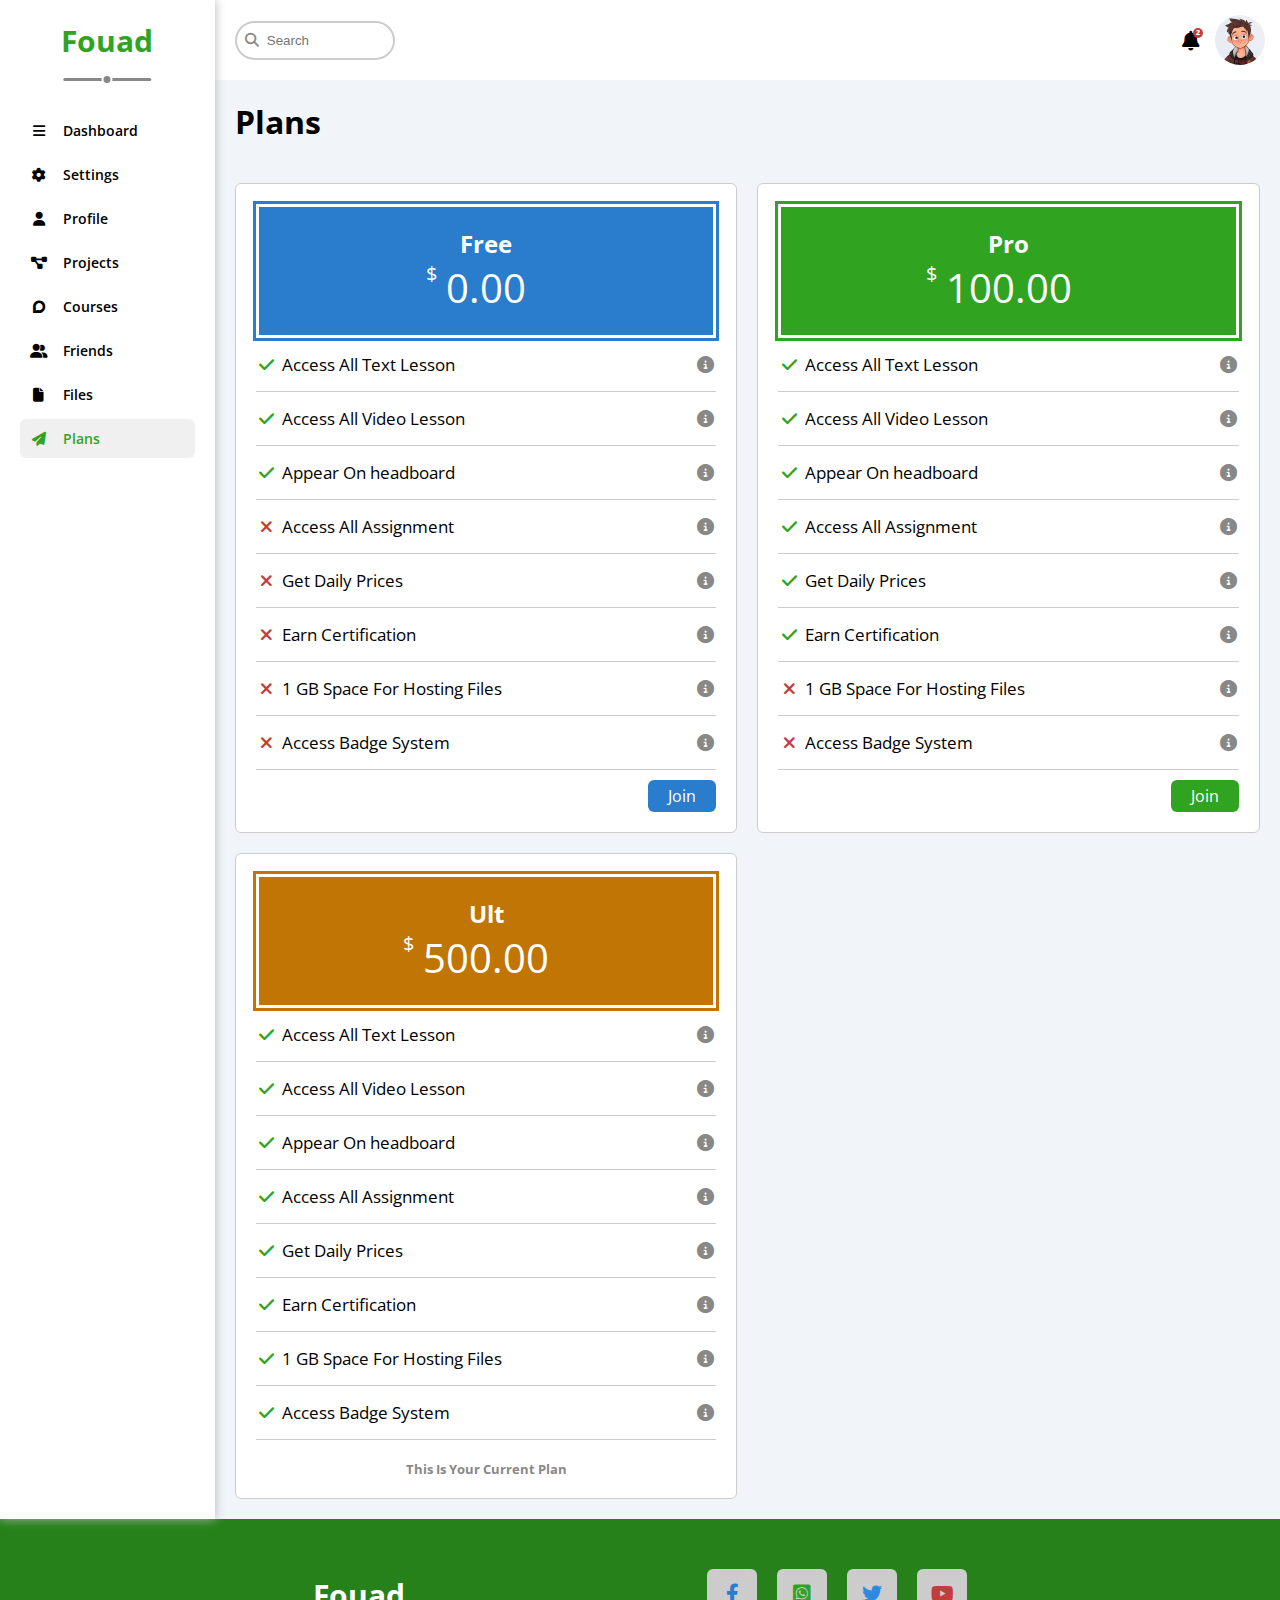
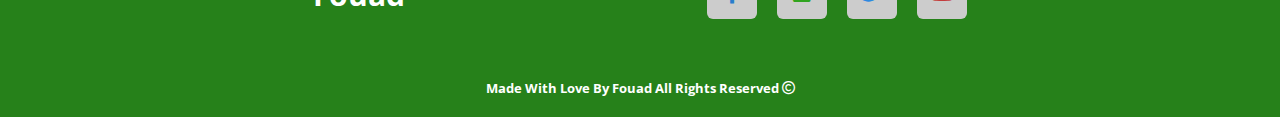
<file: plans.html>
<!DOCTYPE html>
<html lang="en">
<head>
    <meta charset="UTF-8">
    <meta http-equiv="X-UA-Compatible" content="IE=edge">
    <meta name="viewport" content="width=device-width, initial-scale=1.0">
    <meta name="description" content="this is template four">
    <link rel="stylesheet" href="css/all.min.css">
    <link rel="stylesheet" href="css/framework.css">
    <link rel="stylesheet" href="css/master.css">
    <!-- <link rel="stylesheet" href="css/normalize.css"> -->
    <link rel="preconnect" href="https://fonts.googleapis.com">
    <link rel="preconnect" href="https://fonts.gstatic.com" crossorigin>
    <link href="https://fonts.googleapis.com/css2?family=Cairo:wght@200;300;400;500;800;900;1000&family=Lato:wght@300;400;700;900&family=Lobster&family=Open+Sans:wght@400;700&family=Work+Sans:wght@200;600&display=swap" rel="stylesheet">
    <title>Plans</title>
</head>
<body>
    <div class="page d-flex">
        <div class="sidebar bg-white p-20 p-relative">
            <h3 class="p-relative mt-0 txt-c">Fouad</h3>
            <ul>
                <li>
                    <a class="d-flex align-center fs-14 c-black rad-6 p-10" href="index.html">
                        <i class="fa-solid fa-bars fa-fw"></i>
                        <span>Dashboard</span>
                    </a>
                </li>
                <li>
                    <a class="d-flex align-center fs-14 c-black rad-6 p-10" href="settings.html">
                        <i class="fa-solid fa-gear fa-fw"></i>
                        <span>Settings</span>
                    </a>
                </li>
                <li>
                    <a class=" d-flex align-center fs-14 c-black rad-6 p-10" href="profile.html">
                        <i class="fa-solid fa-user fa-fw"></i>
                        <span>Profile</span>
                    </a>
                </li>
                <li>
                    <a class="d-flex align-center fs-14 c-black rad-6 p-10" href="projects.html">
                        <i class="fa-solid fa-diagram-project fa-fw"></i>
                        <span>Projects</span>
                    </a>
                </li>
                <li>
                    <a class="d-flex align-center fs-14 c-black rad-6 p-10" href="courses.html">
                        <i class="fa-brands fa-discourse fa-fw"></i>
                        <span>Courses</span>
                    </a>
                </li>
                <li>
                    <a class="d-flex align-center fs-14 c-black rad-6 p-10" href="friends.html">
                        <i class="fa-solid fa-user-group fa-fw"></i>
                        <span>Friends</span>
                    </a>
                </li>
                <li>
                    <a class="d-flex align-center fs-14 c-black rad-6 p-10" href="files.html">
                        <i class="fa-solid fa-file fa-fw"></i>
                        <span>Files</span>
                    </a>
                </li>
                <li>
                    <a class="active d-flex align-center fs-14 c-black rad-6 p-10" href="plans.html">
                        <i class="fa-solid fa-paper-plane fa-fw"></i>
                        <span>Plans</span>
                    </a>
                </li>
            </ul>
        </div>
        <div class="content w-full">
            <!-- start head -->
            <div class="head p-15 bg-white between-flex">
                <div class="search p-relative">
                    <input class="p-10" type="search" placeholder="Search">
                </div>
                <div class="icons d-flex align-center">
                    <span class="notification p-relative">
                        <i class="fa-solid fa-bell fa-lg"></i>
                    </span>
                    <img src="images/profile.jpg" alt="photo">
                </div>
            </div>
            <!-- end head -->
            <h1 class="p-relative">Plans</h1>
            <div class="plans-page d-grid m-20 gap-20">
                <div class="plan border-ccc blue rad-6 bg-white p-20">
                    <div class="top txt-c p-20 bg-blue">
                        <h2 class="m-0 c-white">Free</h2>
                        <div class="price c-white"><span>$</span>0.00</div>
                    </div>
                    <ul>
                        <li>
                            <i class="fa-solid fa-check fa-fw yes c-green mr-5"></i>
                            <span>Access All Text Lesson</span>
                            <i class="fa-solid fa-circle-info fa-fw help"></i>
                        </li>
                        <li>
                            <i class="fa-solid fa-check fa-fw yes c-green mr-5"></i>
                            <span>Access All Video Lesson</span>
                            <i class="fa-solid fa-circle-info fa-fw help"></i>
                        </li>
                        <li>
                            <i class="fa-solid fa-check fa-fw yes c-green mr-5"></i>
                            <span>Appear On headboard</span>
                            <i class="fa-solid fa-circle-info fa-fw help"></i>
                        </li>
                        <li>
                            <i class="fa-solid fa-xmark fa-fw c-red mr-5"></i>
                            <span>Access All Assignment</span>
                            <i class="fa-solid fa-circle-info fa-fw help"></i>
                        </li>
                        <li>
                            <i class="fa-solid fa-xmark fa-fw c-red mr-5"></i>
                            <span>Get Daily Prices</span>
                            <i class="fa-solid fa-circle-info fa-fw help"></i>
                        </li>
                        <li>
                            <i class="fa-solid fa-xmark fa-fw c-red mr-5"></i>
                            <span>Earn Certification</span>
                            <i class="fa-solid fa-circle-info fa-fw help"></i>
                        </li>
                        <li>
                            <i class="fa-solid fa-xmark fa-fw c-red mr-5"></i>
                            <span>1 GB Space For Hosting Files</span>
                            <i class="fa-solid fa-circle-info fa-fw help"></i>
                        </li>
                        <li>
                            <i class="fa-solid fa-xmark fa-fw c-red mr-5"></i>
                            <span>Access Badge System</span>
                            <i class="fa-solid fa-circle-info fa-fw help"></i>
                        </li>
                    </ul>
                    <a class="s-btn-shape bg-blue c-white d-block w-fit txt-c mt-10 blue" href="#">Join</a>
                </div>
                <div class="plan green border-ccc rad-6 bg-white p-20">
                    <div class="top txt-c p-20 bg-green">
                        <h2 class="m-0 c-white">Pro</h2>
                        <div class="price c-white"><span>$</span>100.00</div>
                    </div>
                    <ul>
                        <li>
                            <i class="fa-solid fa-check fa-fw yes c-green mr-5"></i>
                            <span>Access All Text Lesson</span>
                            <i class="fa-solid fa-circle-info fa-fw help"></i>
                        </li>
                        <li>
                            <i class="fa-solid fa-check fa-fw yes c-green mr-5"></i>
                            <span>Access All Video Lesson</span>
                            <i class="fa-solid fa-circle-info fa-fw help"></i>
                        </li>
                        <li>
                            <i class="fa-solid fa-check fa-fw yes c-green mr-5"></i>
                            <span>Appear On headboard</span>
                            <i class="fa-solid fa-circle-info fa-fw help"></i>
                        </li>
                        <li>
                            <i class="fa-solid fa-check fa-fw yes c-green mr-5"></i>
                            <span>Access All Assignment</span>
                            <i class="fa-solid fa-circle-info fa-fw help"></i>
                        </li>
                        <li>
                            <i class="fa-solid fa-check fa-fw yes c-green mr-5"></i>
                            <span>Get Daily Prices</span>
                            <i class="fa-solid fa-circle-info fa-fw help"></i>
                        </li>
                        <li>
                            <i class="fa-solid fa-check fa-fw yes c-green mr-5"></i>
                            <span>Earn Certification</span>
                            <i class="fa-solid fa-circle-info fa-fw help"></i>
                        </li>
                        <li>
                            <i class="fa-solid fa-xmark fa-fw c-red mr-5"></i>
                            <span>1 GB Space For Hosting Files</span>
                            <i class="fa-solid fa-circle-info fa-fw help"></i>
                        </li>
                        <li>
                            <i class="fa-solid fa-xmark fa-fw c-red mr-5"></i>
                            <span>Access Badge System</span>
                            <i class="fa-solid fa-circle-info fa-fw help"></i>
                        </li>
                    </ul>
                    <a class="s-btn-shape bg-green c-white d-block w-fit txt-c mt-10 green" href="#">Join</a>
                </div>
                <div class="plan orange border-ccc rad-6 bg-white p-20">
                    <div class="top txt-c p-20 bg-orange">
                        <h2 class="m-0 c-white">Ult</h2>
                        <div class="price c-white"><span>$</span>500.00</div>
                    </div>
                    <ul>
                        <li>
                            <i class="fa-solid fa-check fa-fw yes c-green mr-5"></i>
                            <span>Access All Text Lesson</span>
                            <i class="fa-solid fa-circle-info fa-fw help"></i>
                        </li>
                        <li>
                            <i class="fa-solid fa-check fa-fw yes c-green mr-5"></i>
                            <span>Access All Video Lesson</span>
                            <i class="fa-solid fa-circle-info fa-fw help"></i>
                        </li>
                        <li>
                            <i class="fa-solid fa-check fa-fw yes c-green mr-5"></i>
                            <span>Appear On headboard</span>
                            <i class="fa-solid fa-circle-info fa-fw help"></i>
                        </li>
                        <li>
                            <i class="fa-solid fa-check fa-fw yes c-green mr-5"></i>
                            <span>Access All Assignment</span>
                            <i class="fa-solid fa-circle-info fa-fw help"></i>
                        </li>
                        <li>
                            <i class="fa-solid fa-check fa-fw yes c-green mr-5"></i>
                            <span>Get Daily Prices</span>
                            <i class="fa-solid fa-circle-info fa-fw help"></i>
                        </li>
                        <li>
                            <i class="fa-solid fa-check fa-fw yes c-green mr-5"></i>
                            <span>Earn Certification</span>
                            <i class="fa-solid fa-circle-info fa-fw help"></i>
                        </li>
                        <li>
                            <i class="fa-solid fa-check fa-fw yes c-green mr-5"></i>
                            <span>1 GB Space For Hosting Files</span>
                            <i class="fa-solid fa-circle-info fa-fw help"></i>
                        </li>
                        <li>
                            <i class="fa-solid fa-check fa-fw yes c-green mr-5"></i>
                            <span>Access Badge System</span>
                            <i class="fa-solid fa-circle-info fa-fw help"></i>
                        </li>
                    </ul>
                    <span class="c-grey d-block mt-20 txt-c fs-13 fw-bold">This Is Your Current Plan</span>
                </div>
            </div>
        </div>
    </div>
    <footer class="bg-alt-green p-20 d-flex align-center">
        <div class="logo c-white fw-bold mt-20 p-10">Fouad</div>
        <div class="icon mt-20 p-10">
            <ul>
                <li>
                    <a href="#" class="facebook">
                        <i class="fab fa-facebook-f c-blue fs-20 mt-15"></i>
                    </a>
                </li>
                <li>
                    <a href="#" class="whatsapp">
                        <i class="fa-brands fa-square-whatsapp c-green fs-20 mt-15"></i>
                    </a>
                </li>
                <li>
                    <a href="#" class="twitter">
                        <i class="fab fa-twitter c-alt-blue fs-20 mt-15"></i>
                    </a>
                </li>
                <li>
                    <a href="#" class="youtube">
                        <i class="fab fa-youtube c-red fs-20 mt-15"></i>
                    </a>
                </li>
            </ul>
        </div>
        <span class="c-white fs-13 fw-bold">
            Made With Love By Fouad All Rights Reserved
            <i class="fa-regular fa-copyright fs-13 ml-1"></i>
        </span>
    </footer> 
</body>
</html>
</file>
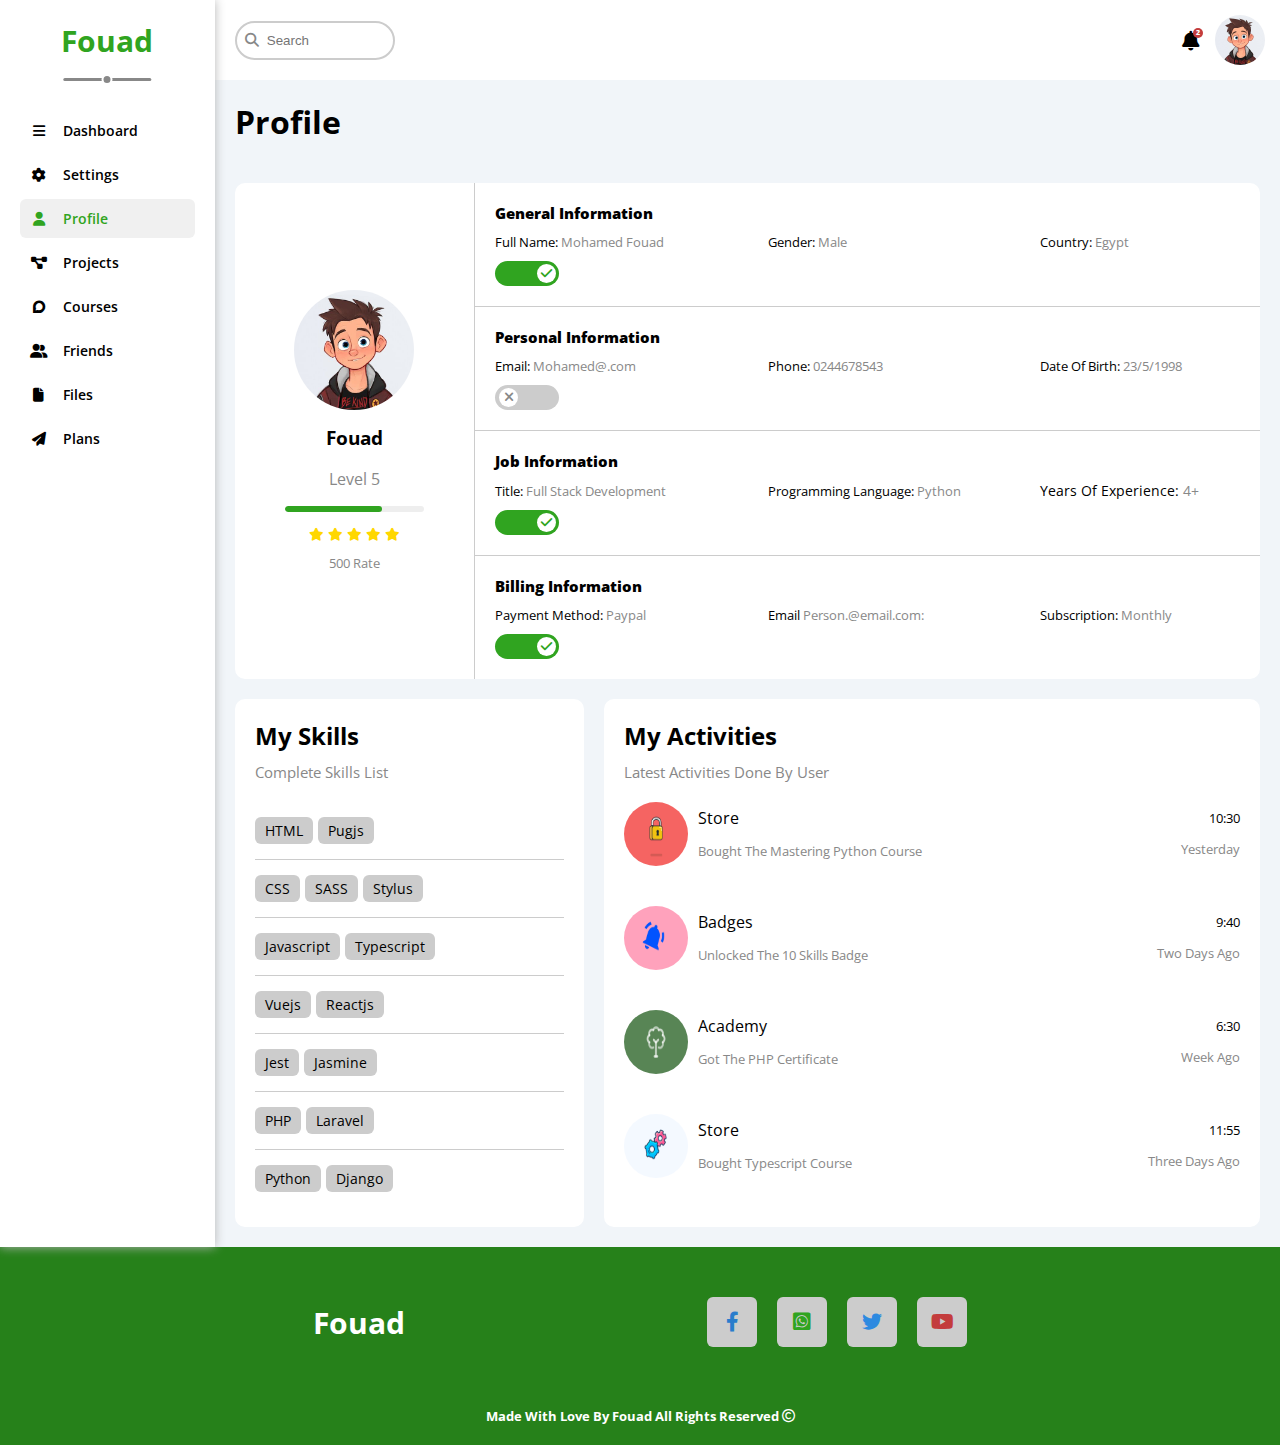
<file: profile.html>
<!DOCTYPE html>
<html lang="en">
<head>
    <meta charset="UTF-8">
    <meta http-equiv="X-UA-Compatible" content="IE=edge">
    <meta name="viewport" content="width=device-width, initial-scale=1.0">
    <meta name="description" content="this is template four">
    <link rel="stylesheet" href="css/all.min.css">
    <link rel="stylesheet" href="css/framework.css">
    <link rel="stylesheet" href="css/master.css">
    <!-- <link rel="stylesheet" href="css/normalize.css"> -->
    <link rel="preconnect" href="https://fonts.googleapis.com">
    <link rel="preconnect" href="https://fonts.gstatic.com" crossorigin>
    <link href="https://fonts.googleapis.com/css2?family=Cairo:wght@200;300;400;500;800;900;1000&family=Lato:wght@300;400;700;900&family=Lobster&family=Open+Sans:wght@400;700&family=Work+Sans:wght@200;600&display=swap" rel="stylesheet">
    <title>Profile</title>
</head>
<body>
    <div class="page d-flex">
        <div class="sidebar bg-white p-20 p-relative">
            <h3 class="p-relative mt-0 txt-c">Fouad</h3>
            <ul>
                <li>
                    <a class="d-flex align-center fs-14 c-black rad-6 p-10" href="index.html">
                        <i class="fa-solid fa-bars fa-fw"></i>
                        <span>Dashboard</span>
                    </a>
                </li>
                <li>
                    <a class="d-flex align-center fs-14 c-black rad-6 p-10" href="settings.html">
                        <i class="fa-solid fa-gear fa-fw"></i>
                        <span>Settings</span>
                    </a>
                </li>
                <li>
                    <a class="active d-flex align-center fs-14 c-black rad-6 p-10" href="profile.html">
                        <i class="fa-solid fa-user fa-fw"></i>
                        <span>Profile</span>
                    </a>
                </li>
                <li>
                    <a class="d-flex align-center fs-14 c-black rad-6 p-10" href="projects.html">
                        <i class="fa-solid fa-diagram-project fa-fw"></i>
                        <span>Projects</span>
                    </a>
                </li>
                <li>
                    <a class="d-flex align-center fs-14 c-black rad-6 p-10" href="courses.html">
                        <i class="fa-brands fa-discourse fa-fw"></i>
                        <span>Courses</span>
                    </a>
                </li>
                <li>
                    <a class="d-flex align-center fs-14 c-black rad-6 p-10" href="friends.html">
                        <i class="fa-solid fa-user-group fa-fw"></i>
                        <span>Friends</span>
                    </a>
                </li>
                <li>
                    <a class="d-flex align-center fs-14 c-black rad-6 p-10" href="files.html">
                        <i class="fa-solid fa-file fa-fw"></i>
                        <span>Files</span>
                    </a>
                </li>
                <li>
                    <a class="d-flex align-center fs-14 c-black rad-6 p-10" href="plans.html">
                        <i class="fa-solid fa-paper-plane fa-fw"></i>
                        <span>Plans</span>
                    </a>
                </li>
            </ul>
        </div>
        <div class="content w-full">
            <!-- start head -->
            <div class="head p-15 bg-white between-flex">
                <div class="search p-relative">
                    <input class="p-10" type="search" placeholder="Search">
                </div>
                <div class="icons d-flex align-center">
                    <span class="notification p-relative">
                        <i class="fa-solid fa-bell fa-lg"></i>
                    </span>
                    <img src="images/profile.jpg" alt="photo">
                </div>
            </div>
            <!-- end head -->
            <h1 class="p-relative">Profile</h1>
            <div class="profile-page m-20">
                <div class="overview d-flex align-center bg-white rad-10">
                    <div class="avatar-box txt-c p-20">
                        <img class="mb-10 rad-half" src="images/profile.jpg" alt="photo">
                        <h3 class="mt-0">Fouad</h3>
                        <p class="c-grey mt-10">Level 5</p>
                        <div class="level p-relative rad-6 bg-eee">
                            <span style="width: 70%;"></span>
                        </div>
                        <div class="rating mt-10 mb-10">
                            <i class="fa-solid fa-star fs-13 c-gold"></i>
                            <i class="fa-solid fa-star fs-13 c-gold"></i>
                            <i class="fa-solid fa-star fs-13 c-gold"></i>
                            <i class="fa-solid fa-star fs-13 c-gold"></i>
                            <i class="fa-solid fa-star fs-13 c-gold"></i>  
                        </div>
                        <p class="c-grey m-0 fs-13">500 Rate</p>
                    </div>
                    <div class="info-box w-full">
                        <div class="box between-flex p-20">
                            <h3 class="fw-900 m-0 fs-15 w-full">General Information</h3>
                            <div class="fs-13">
                                <span>Full Name:</span>
                                <span class="c-grey">Mohamed Fouad</span>
                            </div>
                            <div class="fs-13">
                                <span>Gender:</span>
                                <span class="c-grey">Male</span>
                            </div>
                            <div class="fs-13">
                                <span>Country:</span>
                                <span class="c-grey">Egypt</span>
                            </div>
                            <div class="fs-13">
                                <label>
                                    <input class="toggle-checkbox" type="checkbox" checked>
                                    <div class="toggle-switch"></div>
                                </label>
                            </div>
                        </div>
                        <div class="box between-flex p-20">
                            <h3 class="fw-900 m-0 fs-15 w-full">Personal Information</h3>
                            <div class="fs-13">
                                <span>Email:</span>
                                <span class="c-grey">Mohamed@.com</span>
                            </div>
                            <div class="fs-13">
                                <span>Phone:</span>
                                <span class="c-grey">0244678543</span>
                            </div>
                            <div class="fs-13">
                                <span>Date Of Birth:</span>
                                <span class="c-grey">23/5/1998</span>
                            </div>
                            <div class="fs-13">
                                <label>
                                    <input class="toggle-checkbox" type="checkbox">
                                    <div class="toggle-switch"></div>
                                </label>
                            </div>
                        </div>
                        <div class="box between-flex p-20">
                            <h3 class="fw-900 m-0 fs-15 w-full">Job Information</h3>
                            <div class="fs-13">
                                <span>Title:</span>
                                <span class="c-grey">Full Stack Development</span>
                            </div>
                            <div class="fs-13">
                                <span>Programming Language:</span>
                                <span class="c-grey">Python</span>
                            </div>
                            <div class="fs-14">
                                <span>Years Of Experience:</span>
                                <span class="c-grey">4+</span>
                            </div>
                            <div class="fs-13">
                                <label>
                                    <input class="toggle-checkbox" type="checkbox" checked>
                                    <div class="toggle-switch"></div>
                                </label>
                            </div>
                        </div>
                        <div class="box between-flex p-20">
                            <h3 class="fw-900 m-0 fs-15 w-full">Billing Information</h3>
                            <div class="fs-13">
                                <span>Payment Method:</span>
                                <span class="c-grey">Paypal</span>
                            </div>
                            <div class="fs-13">
                                <span>Email</span>
                                <span class="c-grey">Person.@email.com:</span>
                            </div>
                            <div class="fs-13">
                                <span>Subscription:</span>
                                <span class="c-grey">Monthly</span>
                            </div>
                            <div class="fs-13">
                                <label>
                                    <input class="toggle-checkbox" type="checkbox" checked>
                                    <div class="toggle-switch"></div>
                                </label>
                            </div>
                        </div>
                    </div>
                </div>
                <div class="other-data d-flex gap-20">
                    <div class="skills-card p-20 bg-white mt-20 rad-10">
                        <h2 class="mt-0 mb-10">My Skills</h2>
                        <p class="mt-0 mb-20 c-grey fs-15">Complete Skills List</p>
                        <ul class="m-0 txt-c-mobile">
                            <li><span>HTML</span><span>Pugjs</span></li>
                            <li><span>CSS</span><span>SASS</span><span>Stylus</span></li>
                            <li><span>Javascript</span><span>Typescript</span></li>
                            <li><span>Vuejs</span><span>Reactjs</span></li>
                            <li><span>Jest</span><span>Jasmine</span></li>
                            <li><span>PHP</span><span>Laravel</span></li>
                            <li><span>Python</span><span>Django</span></li>
                        </ul>
                    </div>
                    <div class="activities p-20 bg-white mt-20 rad-10">
                        <h2 class="mt-0 mb-10">My Activities</h2>
                        <p class="mt-0 mb-20 c-grey fs-15">Latest Activities Done By User</p>
                        <div class="activity d-flex align-center txt-c-mobile">
                            <img src="images/active1.gif" alt="photo">
                            <div class="info">
                                <span class="d-block mb-10">Store</span>
                                <span class="c-grey fs-13">Bought The Mastering Python Course</span>
                            </div>
                            <div class="date">
                                <span class="d-block mb-10 fs-13">10:30</span>
                                <span class="c-grey fs-13">Yesterday</span>
                            </div>
                        </div>
                        <div class="activity d-flex align-center txt-c-mobile">
                            <img src="images/avtive2.gif" alt="photo">
                            <div class="info">
                                <span class="d-block mb-10">Badges</span>
                                <span class="c-grey fs-13">Unlocked The 10 Skills Badge</span>
                            </div>
                            <div class="date">
                                <span class="d-block mb-10 fs-13">9:40</span>
                                <span class="c-grey fs-13">Two Days Ago</span>
                            </div>
                        </div>
                        <div class="activity d-flex align-center txt-c-mobile">
                            <img src="images/active3.gif" alt="photo">
                            <div class="info">
                                <span class="d-block mb-10">Academy</span>
                                <span class="c-grey fs-13">Got The PHP Certificate</span>
                            </div>
                            <div class="date">
                                <span class="d-block mb-10 fs-13">6:30</span>
                                <span class="c-grey fs-13">Week Ago</span>
                            </div>
                        </div>
                        <div class="activity d-flex align-center txt-c-mobile">
                            <img src="images/active4.gif" alt="photo">
                            <div class="info">
                                <span class="d-block mb-10">Store</span>
                                <span class="c-grey fs-13">Bought Typescript Course</span>
                            </div>
                            <div class="date">
                                <span class="d-block mb-10 fs-13">11:55</span>
                                <span class="c-grey fs-13">Three Days Ago</span>
                            </div>
                        </div>
                    </div>
                </div>
            </div>
        </div>
    </div>
    <footer class="bg-alt-green p-20 d-flex align-center">
        <div class="logo c-white fw-bold mt-20 p-10">Fouad</div>
        <div class="icon mt-20 p-10">
            <ul>
                <li>
                    <a href="#" class="facebook">
                        <i class="fab fa-facebook-f c-blue fs-20 mt-15"></i>
                    </a>
                </li>
                <li>
                    <a href="#" class="whatsapp">
                        <i class="fa-brands fa-square-whatsapp c-green fs-20 mt-15"></i>
                    </a>
                </li>
                <li>
                    <a href="#" class="twitter">
                        <i class="fab fa-twitter c-alt-blue fs-20 mt-15"></i>
                    </a>
                </li>
                <li>
                    <a href="#" class="youtube">
                        <i class="fab fa-youtube c-red fs-20 mt-15"></i>
                    </a>
                </li>
            </ul>
        </div>
        <span class="c-white fs-13 fw-bold">
            Made With Love By Fouad All Rights Reserved
            <i class="fa-regular fa-copyright fs-13 ml-1"></i>
        </span>
    </footer>
</body>
</html>
</file>
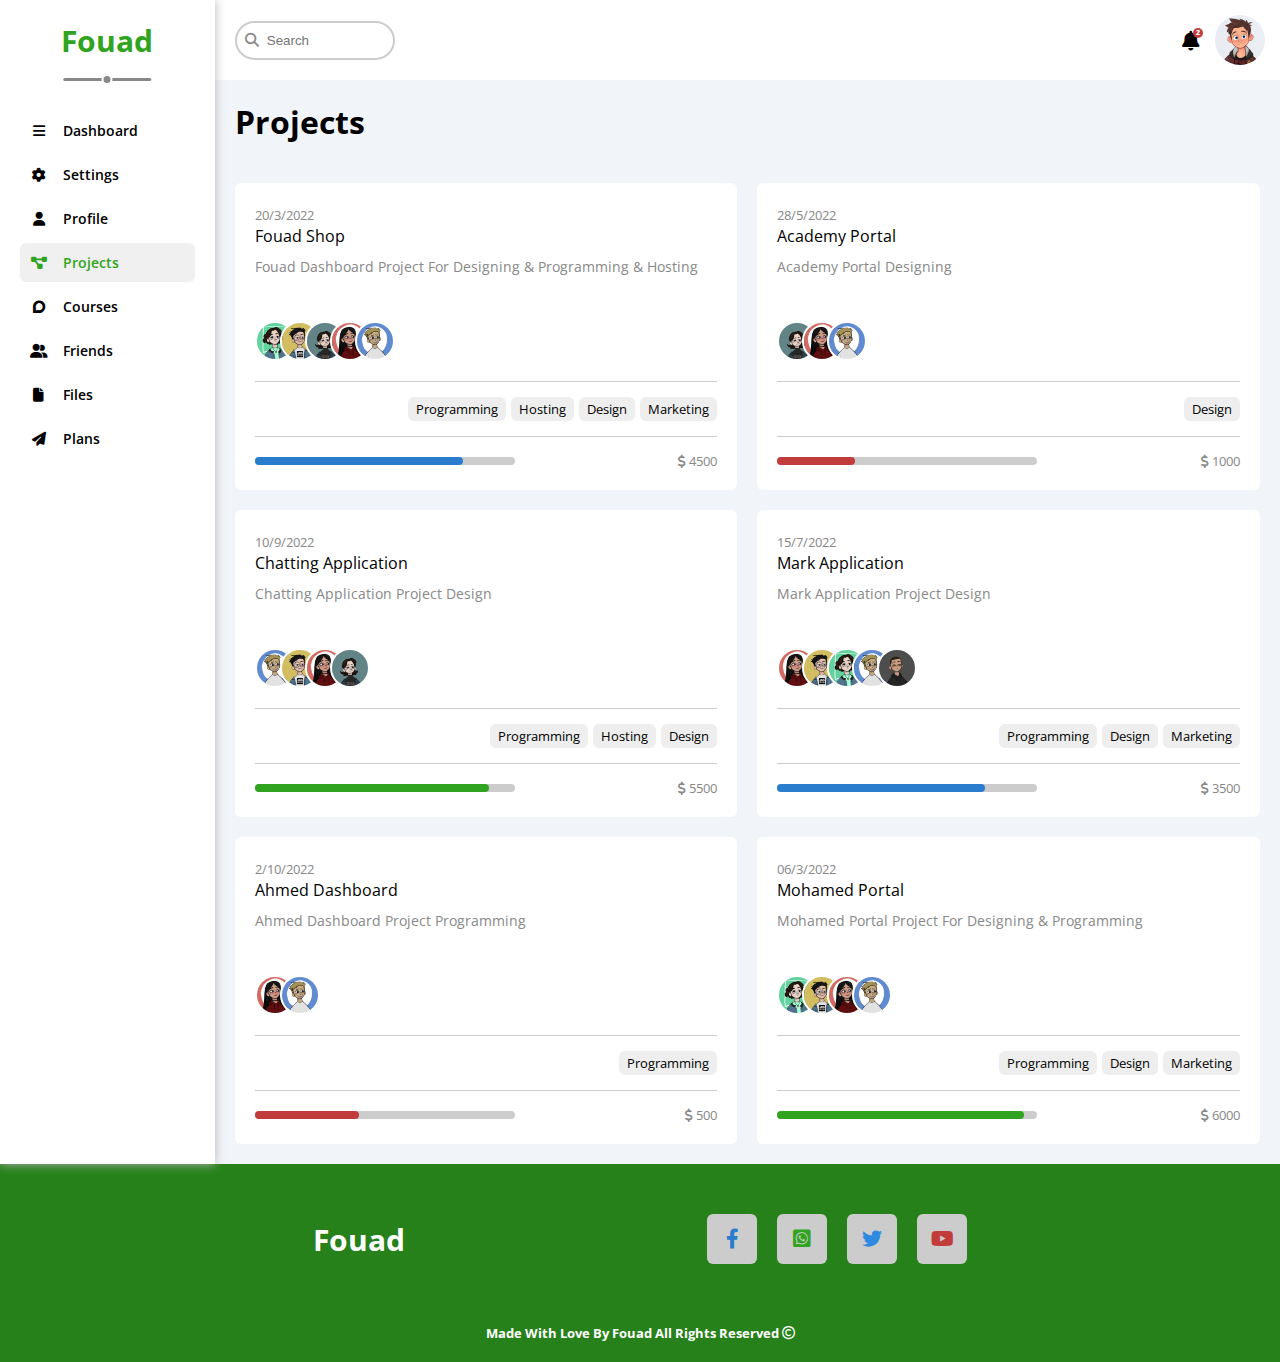
<file: projects.html>
<!DOCTYPE html>
<html lang="en">
<head>
    <meta charset="UTF-8">
    <meta http-equiv="X-UA-Compatible" content="IE=edge">
    <meta name="viewport" content="width=device-width, initial-scale=1.0">
    <meta name="description" content="this is template four">
    <link rel="stylesheet" href="css/all.min.css">
    <link rel="stylesheet" href="css/framework.css">
    <link rel="stylesheet" href="css/master.css">
    <!-- <link rel="stylesheet" href="css/normalize.css"> -->
    <link rel="preconnect" href="https://fonts.googleapis.com">
    <link rel="preconnect" href="https://fonts.gstatic.com" crossorigin>
    <link href="https://fonts.googleapis.com/css2?family=Cairo:wght@200;300;400;500;800;900;1000&family=Lato:wght@300;400;700;900&family=Lobster&family=Open+Sans:wght@400;700&family=Work+Sans:wght@200;600&display=swap" rel="stylesheet">
    <title>Projects</title>
</head>
<body>
    <div class="page d-flex">
        <div class="sidebar bg-white p-20 p-relative">
            <h3 class="p-relative mt-0 txt-c">Fouad</h3>
            <ul>
                <li>
                    <a class="d-flex align-center fs-14 c-black rad-6 p-10" href="index.html">
                        <i class="fa-solid fa-bars fa-fw"></i>
                        <span>Dashboard</span>
                    </a>
                </li>
                <li>
                    <a class="d-flex align-center fs-14 c-black rad-6 p-10" href="settings.html">
                        <i class="fa-solid fa-gear fa-fw"></i>
                        <span>Settings</span>
                    </a>
                </li>
                <li>
                    <a class=" d-flex align-center fs-14 c-black rad-6 p-10" href="profile.html">
                        <i class="fa-solid fa-user fa-fw"></i>
                        <span>Profile</span>
                    </a>
                </li>
                <li>
                    <a class="active d-flex align-center fs-14 c-black rad-6 p-10" href="projects.html">
                        <i class="fa-solid fa-diagram-project fa-fw"></i>
                        <span>Projects</span>
                    </a>
                </li>
                <li>
                    <a class="d-flex align-center fs-14 c-black rad-6 p-10" href="courses.html">
                        <i class="fa-brands fa-discourse fa-fw"></i>
                        <span>Courses</span>
                    </a>
                </li>
                <li>
                    <a class="d-flex align-center fs-14 c-black rad-6 p-10" href="friends.html">
                        <i class="fa-solid fa-user-group fa-fw"></i>
                        <span>Friends</span>
                    </a>
                </li>
                <li>
                    <a class="d-flex align-center fs-14 c-black rad-6 p-10" href="files.html">
                        <i class="fa-solid fa-file fa-fw"></i>
                        <span>Files</span>
                    </a>
                </li>
                <li>
                    <a class="d-flex align-center fs-14 c-black rad-6 p-10" href="plans.html">
                        <i class="fa-solid fa-paper-plane fa-fw"></i>
                        <span>Plans</span>
                    </a>
                </li>
            </ul>
        </div>
        <div class="content w-full">
            <!-- start head -->
            <div class="head p-15 bg-white between-flex">
                <div class="search p-relative">
                    <input class="p-10" type="search" placeholder="Search">
                </div>
                <div class="icons d-flex align-center">
                    <span class="notification p-relative">
                        <i class="fa-solid fa-bell fa-lg"></i>
                    </span>
                    <img src="images/profile.jpg" alt="photo">
                </div>
            </div>
            <!-- end head -->
            <h1 class="p-relative">Projects</h1>
            <div class="projects-page d-grid gap-20 m-20">
                <div class="project bg-white p-20 rad-6 p-relative">
                    <span class="date fs-13 c-grey">20/3/2022</span>
                    <h4 class="m-0 fw-normal">Fouad Shop</h4>
                    <P class="c-grey fs-14 mt-10 mb-10">Fouad Dashboard Project For Designing & Programming & Hosting</P>
                    <div class="team">
                        <a href="#"><img src="images/team2.png" alt="photo"></a>
                        <a href="#"><img src="images/team1.jpg" alt="photo"></a>
                        <a href="#"><img src="images/team5.png" alt="photo"></a>
                        <a href="#"><img src="images/team4.png" alt="photo"></a>
                        <a href="#"><img src="images/team6.jpg" alt="photo"></a>
                    </div>
                    <div class="tech d-flex">
                        <span class="fs-13 rad-6 bg-eee">Programming</span>
                        <span class="fs-13 rad-6 bg-eee">Hosting</span>
                        <span class="fs-13 rad-6 bg-eee">Design</span>
                        <span class="fs-13 rad-6 bg-eee">Marketing</span>
                    </div>
                    <div class="info between-flex">
                        <div class="prog">
                            <span style="width: 80%;" class="bg-blue"></span>
                        </div>
                        <div class="c-grey fs-13">
                            <i class="fa-solid fa-dollar-sign"></i>
                            4500
                        </div>
                    </div>
                </div>
                <div class="project bg-white p-20 rad-6 p-relative">
                    <span class="date fs-13 c-grey">28/5/2022</span>
                    <h4 class="m-0 fw-normal">Academy Portal</h4>
                    <P class="c-grey fs-14 mt-10 mb-10">Academy Portal Designing</P>
                    <div class="team">
                        <a href="#"><img src="images/team5.png" alt="photo"></a>
                        <a href="#"><img src="images/team4.png" alt="photo"></a>
                        <a href="#"><img src="images/team6.jpg" alt="photo"></a>
                    </div>
                    <div class="tech d-flex">
                        <span class="fs-13 rad-6 bg-eee">Design</span>
                    </div>
                    <div class="info between-flex">
                        <div class="prog">
                            <span style="width: 30%;" class="bg-red"></span>
                        </div>
                        <div class="c-grey fs-13">
                            <i class="fa-solid fa-dollar-sign"></i>
                            1000
                        </div>
                    </div>
                </div>
                <div class="project bg-white p-20 rad-6 p-relative">
                    <span class="date fs-13 c-grey">10/9/2022</span>
                    <h4 class="m-0 fw-normal">Chatting Application</h4>
                    <P class="c-grey fs-14 mt-10 mb-10">Chatting Application Project Design</P>
                    <div class="team">
                        <a href="#"><img src="images/team6.jpg" alt="photo"></a>
                        <a href="#"><img src="images/team1.jpg" alt="photo"></a>
                        <a href="#"><img src="images/team4.png" alt="photo"></a>
                        <a href="#"><img src="images/team5.png" alt="photo"></a>
                    </div>
                    <div class="tech d-flex">
                        <span class="fs-13 rad-6 bg-eee">Programming</span>
                        <span class="fs-13 rad-6 bg-eee">Hosting</span>
                        <span class="fs-13 rad-6 bg-eee">Design</span>
                    </div>
                    <div class="info between-flex">
                        <div class="prog">
                            <span style="width: 90%;" class="bg-green"></span>
                        </div>
                        <div class="c-grey fs-13">
                            <i class="fa-solid fa-dollar-sign"></i>
                            5500
                        </div>
                    </div>
                </div>
                <div class="project bg-white p-20 rad-6 p-relative">
                    <span class="date fs-13 c-grey">15/7/2022</span>
                    <h4 class="m-0 fw-normal">Mark Application</h4>
                    <P class="c-grey fs-14 mt-10 mb-10">Mark Application Project Design</P>
                    <div class="team">
                        <a href="#"><img src="images/team4.png" alt="photo"></a>
                        <a href="#"><img src="images/team1.jpg" alt="photo"></a>
                        <a href="#"><img src="images/team2.png" alt="photo"></a>
                        <a href="#"><img src="images/team6.jpg" alt="photo"></a>
                        <a href="#"><img src="images/team3.jpg" alt="photo"></a>
                    </div>
                    <div class="tech d-flex">
                        <span class="fs-13 rad-6 bg-eee">Programming</span>
                        <span class="fs-13 rad-6 bg-eee">Design</span>
                        <span class="fs-13 rad-6 bg-eee">Marketing</span>
                    </div>
                    <div class="info between-flex">
                        <div class="prog">
                            <span style="width: 80%;" class="bg-blue"></span>
                        </div>
                        <div class="c-grey fs-13">
                            <i class="fa-solid fa-dollar-sign"></i>
                            3500
                        </div>
                    </div>
                </div>
                <div class="project bg-white p-20 rad-6 p-relative">
                    <span class="date fs-13 c-grey">2/10/2022</span>
                    <h4 class="m-0 fw-normal">Ahmed Dashboard</h4>
                    <P class="c-grey fs-14 mt-10 mb-10">Ahmed Dashboard Project Programming</P>
                    <div class="team">
                        <a href="#"><img src="images/team4.png" alt="photo"></a>
                        <a href="#"><img src="images/team6.jpg" alt="photo"></a>
                    </div>
                    <div class="tech d-flex">
                        <span class="fs-13 rad-6 bg-eee">Programming</span>
                    </div>
                    <div class="info between-flex">
                        <div class="prog">
                            <span style="width: 40%;" class="bg-red"></span>
                        </div>
                        <div class="c-grey fs-13">
                            <i class="fa-solid fa-dollar-sign"></i>
                            500
                        </div>
                    </div>
                </div>
                <div class="project bg-white p-20 rad-6 p-relative">
                    <span class="date fs-13 c-grey">06/3/2022</span>
                    <h4 class="m-0 fw-normal">Mohamed Portal</h4>
                    <P class="c-grey fs-14 mt-10 mb-10">Mohamed Portal Project For Designing & Programming</P>
                    <div class="team">
                        <a href="#"><img src="images/team2.png" alt="photo"></a>
                        <a href="#"><img src="images/team1.jpg" alt="photo"></a>
                        <a href="#"><img src="images/team4.png" alt="photo"></a>
                        <a href="#"><img src="images/team6.jpg" alt="photo"></a>
                    </div>
                    <div class="tech d-flex">
                        <span class="fs-13 rad-6 bg-eee">Programming</span>
                        <span class="fs-13 rad-6 bg-eee">Design</span>
                        <span class="fs-13 rad-6 bg-eee">Marketing</span>
                    </div>
                    <div class="info between-flex">
                        <div class="prog">
                            <span style="width: 95%;" class="bg-green"></span>
                        </div>
                        <div class="c-grey fs-13">
                            <i class="fa-solid fa-dollar-sign"></i>
                            6000
                        </div>
                    </div>
                </div>
            </div>    
        </div>
    </div>
    <footer class="bg-alt-green p-20 d-flex align-center">
        <div class="logo c-white fw-bold mt-20 p-10">Fouad</div>
        <div class="icon mt-20 p-10">
            <ul>
                <li>
                    <a href="#" class="facebook">
                        <i class="fab fa-facebook-f c-blue fs-20 mt-15"></i>
                    </a>
                </li>
                <li>
                    <a href="#" class="whatsapp">
                        <i class="fa-brands fa-square-whatsapp c-green fs-20 mt-15"></i>
                    </a>
                </li>
                <li>
                    <a href="#" class="twitter">
                        <i class="fab fa-twitter c-alt-blue fs-20 mt-15"></i>
                    </a>
                </li>
                <li>
                    <a href="#" class="youtube">
                        <i class="fab fa-youtube c-red fs-20 mt-15"></i>
                    </a>
                </li>
            </ul>
        </div>
        <span class="c-white fs-13 fw-bold">
            Made With Love By Fouad All Rights Reserved
            <i class="fa-regular fa-copyright fs-13 ml-1"></i>
        </span>
    </footer> 
</body>
</html>
</file>
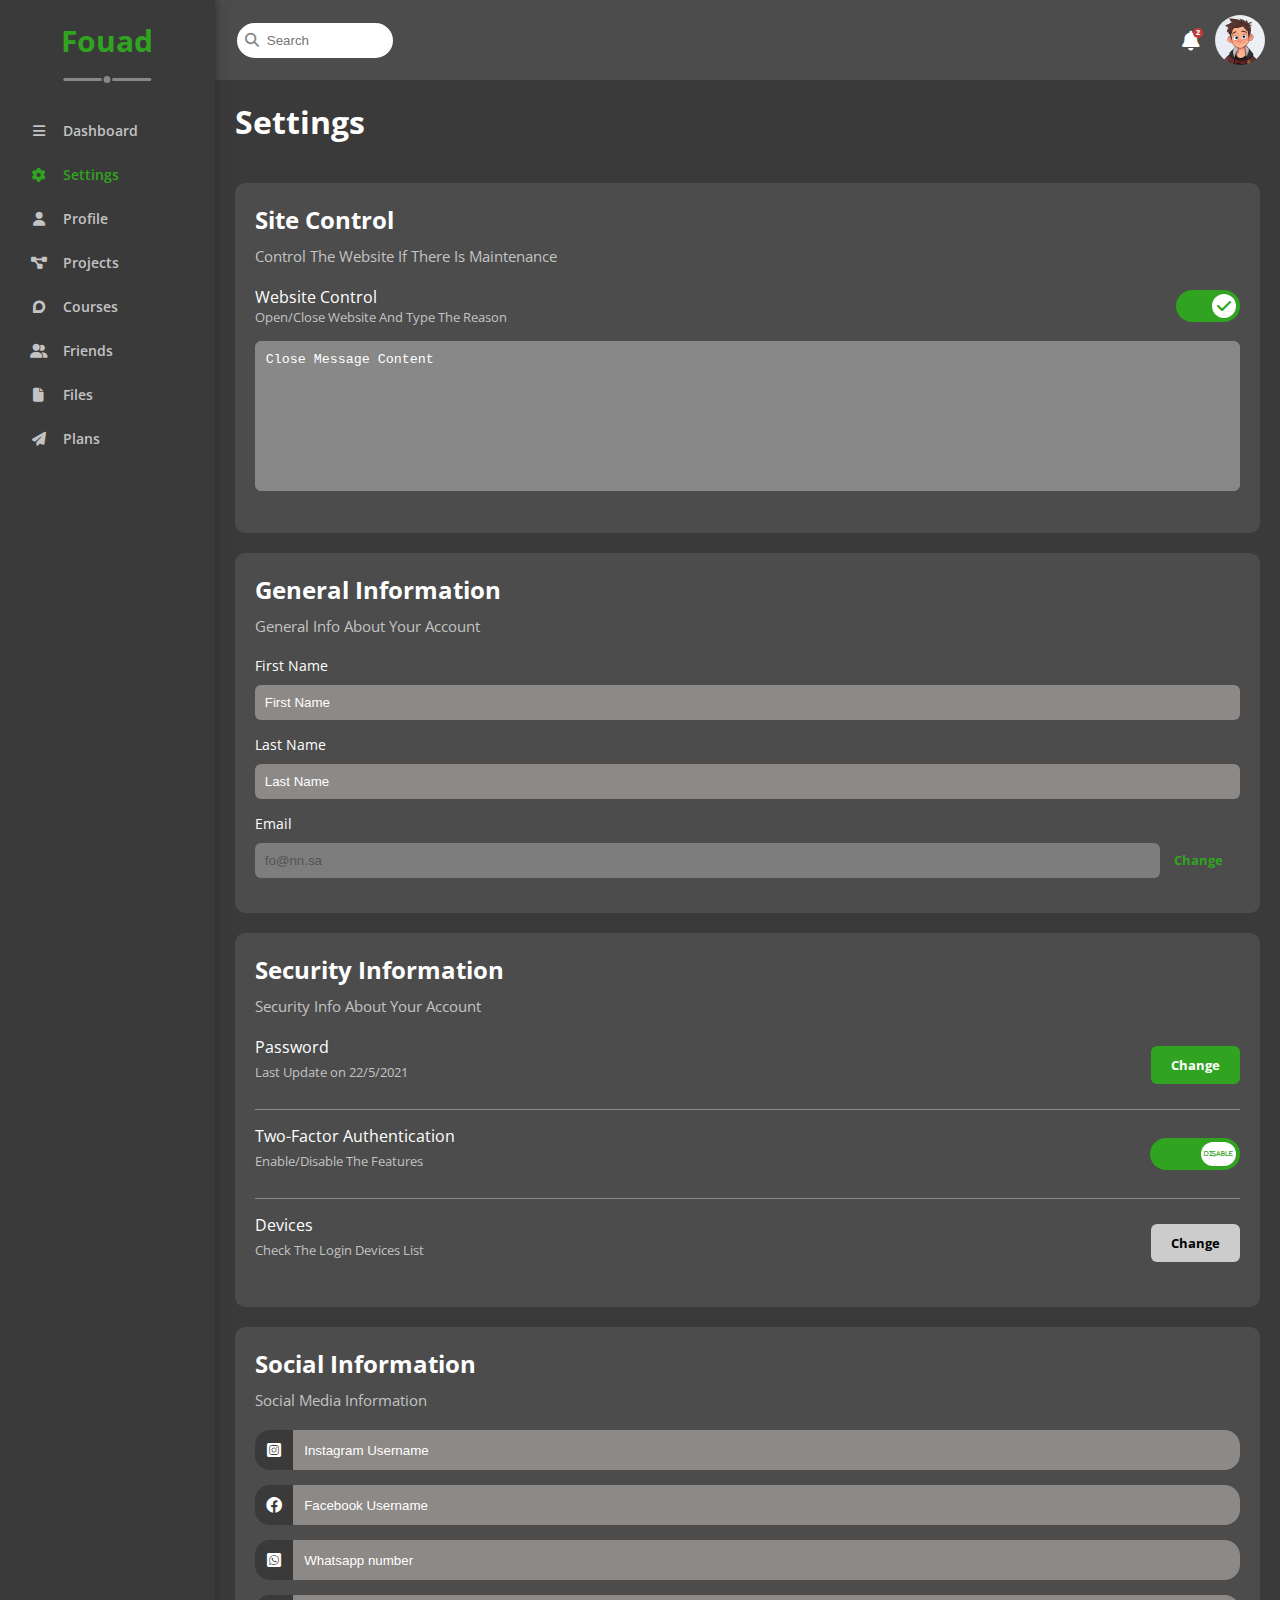
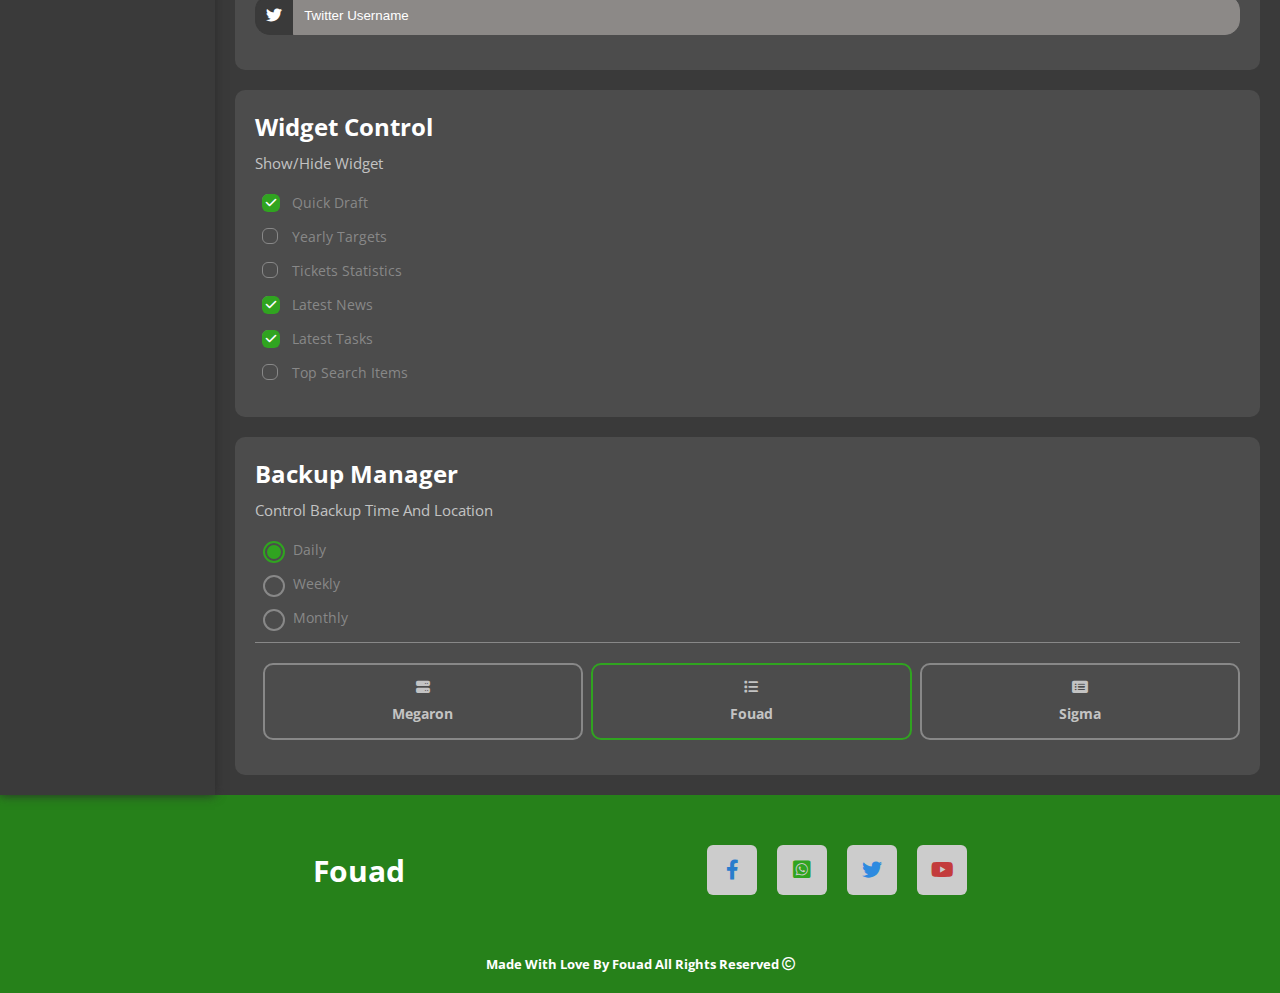
<file: settings.html>
<!DOCTYPE html>
<html lang="en">
<head>
    <meta charset="UTF-8">
    <meta http-equiv="X-UA-Compatible" content="IE=edge">
    <meta name="viewport" content="width=device-width, initial-scale=1.0">
    <meta name="description" content="this is template four">
    <link rel="stylesheet" href="css/all.min.css">
    <link rel="stylesheet" href="css/framework.css">
    <link rel="stylesheet" href="css/master.css">
    <!-- <link rel="stylesheet" href="css/normalize.css"> -->
    <link rel="preconnect" href="https://fonts.googleapis.com">
    <link rel="preconnect" href="https://fonts.gstatic.com" crossorigin>
    <link href="https://fonts.googleapis.com/css2?family=Cairo:wght@200;300;400;500;800;900;1000&family=Lato:wght@300;400;700;900&family=Lobster&family=Open+Sans:wght@400;700&family=Work+Sans:wght@200;600&display=swap" rel="stylesheet">
    <title>Settings</title>
</head>
<body>
    <div class="page d-flex">
        <div class="sidebar dark bg-3a p-20 p-relative">
            <h3 class="dark p-relative mt-0 txt-c">Fouad</h3>
            <ul>
                <li>
                    <a class="dark d-flex align-center fs-14 c-list rad-6 p-10" href="index.html">
                        <i class="fa-solid fa-bars fa-fw"></i>
                        <span>Dashboard</span>
                    </a>
                </li>
                <li>
                    <a class="active dark d-flex align-center fs-14 c-list rad-6 p-10" href="settings.html">
                        <i class="fa-solid fa-gear fa-fw"></i>
                        <span>Settings</span>
                    </a>
                </li>
                <li>
                    <a class="dark d-flex align-center fs-14 c-list rad-6 p-10" href="profile.html">
                        <i class="fa-solid fa-user fa-fw"></i>
                        <span>Profile</span>
                    </a>
                </li>
                <li>
                    <a class="dark d-flex align-center fs-14 c-list rad-6 p-10" href="projects.html">
                        <i class="fa-solid fa-diagram-project fa-fw"></i>
                        <span>Projects</span>
                    </a>
                </li>
                <li>
                    <a class="dark d-flex align-center fs-14 c-list rad-6 p-10" href="courses.html">
                        <i class="fa-brands fa-discourse fa-fw"></i>
                        <span>Courses</span>
                    </a>
                </li>
                <li>
                    <a class="dark d-flex align-center fs-14 c-list rad-6 p-10" href="friends.html">
                        <i class="fa-solid fa-user-group fa-fw"></i>
                        <span>Friends</span>
                    </a>
                </li>
                <li>
                    <a class="dark d-flex align-center fs-14 c-list rad-6 p-10" href="files.html">
                        <i class="fa-solid fa-file fa-fw"></i>
                        <span>Files</span>
                    </a>
                </li>
                <li>
                    <a class="dark d-flex align-center fs-14 c-list rad-6 p-10" href="plans.html">
                        <i class="fa-solid fa-paper-plane fa-fw"></i>
                        <span>Plans</span>
                    </a>
                </li>
            </ul>
        </div>
        <div class="content w-full bg-3a">
            <!-- start head -->
            <div class="head p-15 bg-4c between-flex">
                <div class="search p-relative">
                    <input class="dark p-10" type="search" placeholder="Search">
                </div>
                <div class="icons d-flex align-center">
                    <span class="notification p-relative c-white">
                        <i class="fa-solid fa-bell fa-lg "></i>
                    </span>
                    <img src="images/profile.jpg" alt="photo">
                </div>
            </div>
            <!-- end head -->
            <h1 class="p-relative c-white">Settings</h1>
            <div class="settings-page m-20 d-grid gap-20">
                <!-- start settings -->
                <!-- start setting box -->
                <div class="p-20 bg-4c rad-10">
                    <h2 class="mt-0 mb-10 c-white">Site Control</h2>
                    <p class="mt-0 mb-20 c-list fs-15">Control The Website If There Is Maintenance</p>
                    <div class="between-flex mb-15">
                        <div class="con c-white">
                            <span>Website Control</span>
                            <p class="c-list mt-5 m-0 fs-13">Open/Close Website And Type The Reason</p>
                        </div>
                        <div>
                            <label>
                                <input class="toggle-checkbox" type="checkbox" checked>
                                <div class="toggle-switch"></div>
                            </label>
                        </div>
                    </div>
                    <textarea class="close-message p-10 rad-6 d-block w-full" placeholder="Close Message Content"></textarea>
                </div>
                <!-- end setting box -->
                <!-- start setting box2 -->
                <div class="p-20 bg-4c rad-10">
                    <h2 class="mt-0 mb-10 c-white">General Information</h2>
                    <p class="mt-0 mb-20 c-list fs-15">General Info About Your Account</p>
                    <div class="mb-15">
                        <label class="fs-14 d-block mb-10 c-white" for="first">First Name</label>
                        <input
                        class="b-none bg-3d p-10 d-block rad-6 w-full"
                        type="text"
                        id="first"
                        placeholder="First Name" 
                        >
                    </div>
                    <div class="mb-15">
                        <label class="fs-14 d-block mb-10 c-white" for="last">Last Name</label>
                        <input
                        class="b-none bg-3d p-10 d-block rad-6 w-full"
                        type="text"
                        id="last"
                        placeholder="Last Name" 
                        >
                    </div>
                    <div class="mb-15">
                        <label class="fs-14 d-block mb-10 c-white" for="email">Email</label>
                        <input
                        class="email b-none  p-10 d-block rad-6 w-full"
                        type="email"
                        id="email"
                        value="fo@nn.sa"
                        disabled 
                        >
                        <a class="ml-10 fs-13 c-green fw-bold" href="#">Change</a>
                    </div>
                </div>
                <!-- end setting box2 -->
                <!-- start setting box3 -->
                <div class="p-20 bg-4c rad-10">
                    <h2 class="mt-0 mb-10 c-white">Security Information</h2>
                    <p class="mt-0 mb-20 c-list fs-15">Security Info About Your Account</p>
                    <div class="sec-box mb-15 between-flex">
                        <div>
                            <span class="c-white">Password</span>
                            <p class="c-list mt-5 mb-0 fs-13">Last Update on 22/5/2021</p>
                        </div>
                        <a class="button bg-green c-white btn-shape fw-bold fs-13" href="#">Change</a>
                    </div>
                    <div class="sec-box mb-15 between-flex">
                        <div>
                            <span class="c-white">Two-Factor Authentication</span>
                            <p class="c-list mt-5 mb-0 fs-13">Enable/Disable The Features</p>
                        </div>
                        <label>
                            <input class="toggle-checkbox" type="checkbox" checked>
                            <div class="toggle-switch"></div>
                        </label>
                    </div>
                    <div class="sec-box between-flex">
                        <div>
                            <span class="c-white">Devices</span>
                            <p class="c-list mt-5 mb-0 fs-13">Check The Login Devices List</p>
                        </div>
                        <a class="bg-ccc c-black btn-shape fw-bold fs-13" href="#">Change</a>
                    </div>
                </div>
                <!-- end settings box3 -->
                <!-- start settings box4 -->
                <div class="social-boxes p-20 bg-4c rad-10">
                    <h2 class="mt-0 mb-10 c-white">Social Information</h2>
                    <p class="mt-0 mb-20 c-list fs-15">Social Media Information</p>
                    <div class="d-flex align-center mb-15">
                        <i class="inst fa-brands fa-square-instagram center-flex c-white"></i>
                        <input class="w-full bg-3d" type="text" placeholder="Instagram Username">
                    </div>
                    <div class="d-flex align-center mb-15">
                        <i class="face fa-brands fa-facebook center-flex c-white"></i>
                        <input class="w-full bg-3d" type="text" placeholder="Facebook Username">
                    </div>
                    <div class="d-flex align-center mb-15">
                        <i class="whats fa-brands fa-square-whatsapp center-flex c-white"></i>
                        <input class="w-full bg-3d" type="number" placeholder="Whatsapp number">
                    </div>
                    <div class="d-flex align-center mb-15">
                        <i class="twits fa-brands fa-twitter center-flex c-white"></i>
                        <input class="w-full bg-3d" type="text" placeholder="Twitter Username">
                    </div>
                </div>
                <!-- end settings box4 -->
                <!-- start settings box5 -->
                <div class="widget-control p-20 bg-4c rad-10">
                    <h2 class="mt-0 mb-10 c-white">Widget Control</h2>
                    <p class="mt-0 mb-20 c-list fs-15">Show/Hide Widget</p>
                    <div class="control d-flex align-center mb-15">
                        <input id="one" type="checkbox" checked>
                        <label class="fs-14 c-grey" for="one">Quick Draft</label>
                    </div>
                    <div class="control d-flex align-center mb-15"> 
                        <input  id="two" type="checkbox">
                        <label class="fs-14 c-grey" for="two">Yearly Targets</label>
                    </div>
                    <div class="control d-flex align-center mb-15">
                        <input id="three" type="checkbox">
                        <label class="fs-14 c-grey" for="three">Tickets Statistics</label>
                    </div>
                    <div class="control d-flex align-center mb-15">
                        <input id="four" type="checkbox" checked>
                        <label class="fs-14 c-grey" for="four">Latest News</label>
                    </div>
                    <div class="control d-flex align-center mb-15"> 
                        <input id="five" type="checkbox" checked>
                        <label class="fs-14 c-grey" for="five">Latest Tasks</label>
                    </div>
                    <div class="control d-flex align-center mb-15">
                        <input id="six" type="checkbox">
                        <label class="fs-14 c-grey" for="six">Top Search Items</label>
                    </div>
                </div>  
                <!-- end settings box5 -->
                <!-- start settings box6 -->
                <div class="backup-control p-20 bg-4c rad-10">
                    <h2 class="mt-0 mb-10 c-white">Backup Manager</h2>
                    <p class="mt-0 mb-20 c-list fs-15">Control Backup Time And Location</p>
                    <div class="date d-flex align-center mb-15">
                        <input id="daily" name="time" type="radio" checked>
                        <label class="fs-14 c-grey" for="daily">Daily</label>
                    </div>
                    <div class="date d-flex align-center mb-15">
                        <input id="weekly" name="time" type="radio">
                        <label class="fs-14 c-grey" for="weekly">Weekly</label>
                    </div>
                    <div class="date d-flex align-center mb-15">
                        <input id="monthly" name="time" type="radio">
                        <label class="fs-14 c-grey" for="monthly">Monthly</label>
                    </div>
                    <div class="servers d-flex align-center txt-c">
                        <input id="server-one" name="server" type="radio">
                        <div class="server mb-15 rad-10 w-full">
                            <label class="fs-14 d-block m-15 fw-bold c-list" for="server-one">
                                <i class="fa-solid fa-server d-block mb-10 c-list"></i>
                                Megaron</label>
                        </div>
                        <input id="server-two" name="server" type="radio" checked>
                        <div class="server mb-15 rad-10 w-full">
                            <label class="fs-14 d-block m-15 fw-bold c-list" for="server-two">
                                <i class="fa-solid fa-list d-block mb-10 c-list"></i>
                                Fouad</label>
                        </div>
                        <input id="server-three" name="server" type="radio">
                        <div class="server mb-15 rad-10 w-full">
                            <label class="fs-14 d-block m-15 fw-bold c-list" for="server-three">
                                <i class="fa-solid fa-rectangle-list d-block mb-10 c-list"></i>
                                Sigma</label>
                        </div>
                    </div>
                </div>  
                <!-- end settings box6 -->
                <!-- end settings -->
            </div>
        </div>
    </div>
    <footer class="bg-alt-green p-20 d-flex align-center">
        <div class="logo c-white fw-bold mt-20 p-10">Fouad</div>
        <div class="icon mt-20 p-10">
            <ul>
                <li>
                    <a href="#" class="facebook">
                        <i class="fab fa-facebook-f c-blue fs-20 mt-15"></i>
                    </a>
                </li>
                <li>
                    <a href="#" class="whatsapp">
                        <i class="fa-brands fa-square-whatsapp c-green fs-20 mt-15"></i>
                    </a>
                </li>
                <li>
                    <a href="#" class="twitter">
                        <i class="fab fa-twitter c-alt-blue fs-20 mt-15"></i>
                    </a>
                </li>
                <li>
                    <a href="#" class="youtube">
                        <i class="fab fa-youtube c-red fs-20 mt-15"></i>
                    </a>
                </li>
            </ul>
        </div>
        <span class="c-white fs-13 fw-bold">
            Made With Love By Fouad All Rights Reserved
            <i class="fa-regular fa-copyright fs-13 ml-1"></i>
        </span>
    </footer>
</body>
</html>
</file>
<file: css/framework.css>
:root {
    --transition: 0.3s;
    --green-color: #30a420;
    --orange-color: #b67c26;
    --blue-color: #297dcc;
    --alt-green-color: #26811a;
    --red-color: #c33c3c;
    --grey-color: #888;
    --border-color: #ccc;
}
/* start components */
/* end components */
.between-flex {
    display: flex;
    align-items: center;
    justify-content: space-between;
}
.btn-shape {
    padding: 10px 20px;
    border-radius: 6px;
}
.s-btn-shape {
    padding: 5px 20px;
    border-radius: 6px;
}
.center-flex {
    display: flex;
    align-items: center;
    justify-content: center;
}
/* start box  */
.d-flex {
    display: flex;
}
.align-center {
    align-items: center;
}
.space-between {
    justify-content: space-between;
}
.d-grid {
    display: grid;
}
.gap-20 {
    gap: 20px;
}
.d-block {
    display: block;
}
.f-wrap {
    flex-wrap: wrap;
}
/* end box */
/* start padding + margin */
.p-20 {
    padding: 20px;
}
.p-15 {
    padding: 15px;
}
.p-10 {
    padding: 10px;
}
.pt-20 {
    padding-top: 20px;
}
.pl-15 {
    padding-left: 15px;
}
.m-20 {
    margin: 20px;
}
.m-15 {
    margin: 15px;
}
.mt-20 {
    margin-top: 20px;
}
.mt-15 {
    margin-top: 15px;
}
.mt-10 {
    margin-top: 10px;
}
.mr-15 {
    margin-right: 15px;
}
.mr-5 {
    margin-right: 5px;
}
.ml- {
    margin-left: 1px;
}
.ml-10 {
    margin-left: 10px;
}
.mb-25 {
    margin-bottom: 25px;
}
.mb-20 {
    margin-bottom: 20px;
}
.mb-15 {
    margin-bottom: 15px;
}
.mb-10 {
    margin-bottom: 10px;
}
.mb-5 {
    margin-bottom: 5px;
}
.mt-5 {
    margin-top: 5px;
}
.mt-0 {
    margin-top: 0;
}
.m-0 {
    margin: 0;
}

/* end padding + margin */
/* start color */
.bg-3a {
    background-color: #3a3a3a;
}
.bg-4c {
    background-color: #4c4c4c;
}
.c-list {
    color: #c3c3c3;
}
.c-h {
    color: #ddd;
}
.bg-before {
    background-color: #747474;
}
.bg-333 {
    background-color: #3f3f3f;
}
.bg-3d {
    background-color: #8c8987;
}
.bg-eee {
    background-color: #eee;
}
.bg-ccc {
    background-color: #ccc;
}
.bg-white {
    background-color: white;
}
.bg-alt-green {
    background-color: var(--alt-green-color);
}
.bg-green {
    background-color: var(--green-color);
}
.bg-orange {
    background-color: var(--orange-color);
}
.bg-blue {
    background-color: var(--blue-color);
}
.bg-red {
    background-color: var(--red-color);
}
.c-gold {
    color: gold;
}
.c-white {
    color: white;
}
.c-black {
    color: black;
}
.c-grey {
    color: var(--grey-color);
}
.c-green {
    color: var(--green-color);
}
.c-orange {
    color: var(--orange-color);
}
.c-blue {
    color: var(--blue-color);
}
.c-red {
    color: var(--red-color);
}
.c-alt-blue {
    color: #2d8ae0;
}
/* start color */
/* start position */
.p-relative {
    position: relative;
}
.p-absolute {
    position: absolute;
}

/* end position */
/* start border */
.rad-half {
    border-radius: 50%;
}
.rad-6 {
    border-radius: 6px;
}
.rad-10 {
    border-radius: 10px;
}
.b-none {
    border: none;
}
.border-ccc {
    border: 1px solid var(--border-color);
}
.border-3d {
    border: 1px solid #3d3d3d;
}
/* end border */
/* start fonts */
.txt-c {
    text-align: center;
}
.fs-25 {
    font-size: 25px;
}
.fs-20 {
    font-size: 20px;
}
.fs-15 {
    font-size: 15px;
}
.fs-14 {
    font-size: 14px;
}
.fs-13 {
    font-size: 13px;
}
.fs-12 {
    font-size: 12px;
}
.fw-bold {
    font-weight: bold;
}
.fw-900 {
    font-weight: 900;
}
.fw-normal {
    font-weight: normal;
}
/* end fonts */

/* start width & height */
.w-full {
    width: 100%;
}
.h-full {
    height: 100%;
}
.w-fit {
    width: fit-content;
}
.w-100 {
    width: 100px;
}
.h-100 {
    height: 100px;
}
/* end width & height */

/* start media */
@media (max-width: 767px) {
    .txt-c-mobile {
        text-align: center;
    }
    .block-mobile {
        display: block;
    }
    .hide-mobile {
        display: none;
    }
}
/* end media */


/* checkbox */
/*  <label>
        <input class="toggle-checkbox" type="checkbox" checked>
        <div class="toggle-switch"></div>
    </label>
 */
/* checkbox */
</file>
<file: css/master.css>
/* start global element */
:root {
    --transition: 0.3s;
    --green-color: #30a420;
    --orange-color: #c07505;
    --blue-color: #297dcc;
    --alt-green-color: #26811a;
    --red-color: #c33c3c;
    --grey-color: #888;
    --border-color: #ccc;
}
.body {
    background-color: #eee;
}
* {
    box-sizing: border-box;
}
body {
    font-family: 'Open Sans', sans-serif;
    margin: 0;
}
ul {
    padding: 0;
    margin: 0;
    list-style: none;
}
::-webkit-scrollbar {
    width: 10px;
}
::-webkit-scrollbar-track {
    background-color: white;
}
::-webkit-scrollbar-thumb {
    background-color: var(--green-color);
}
::-webkit-scrollbar-thumb:hover {
    background-color: var(--alt-green-color);
}
a {
    text-decoration: none;
}
.page {
    background-color: #f1f5f9;
    min-height: 100vh;
}
*:focus {
    outline: none;
}
/* end global element */
/* start sidebar */

.sidebar.dark {
    box-shadow: 0 0 10px #2b2b2b;
}
.sidebar {
    width: 250px;
    box-shadow: 0 0 10px #b6b6b6;
}
.sidebar > h3 {
    margin-bottom: 50px;
    color: var(--green-color);
    font-size: 30px;
}
.sidebar > h3::before {
    content: "";
    background-color: var(--grey-color);
    left: 50%;
    position: absolute;
    bottom: -20px;
    height: 3px;
    width: 50%;
    border-radius: 10px;
    transform: translateX(-50%);
}
.sidebar > .dark::after {
    border: 2px solid #3a3a3a;
}
.sidebar > h3::after {
    content: "";
    position: absolute;
    width: 7px;
    height: 7px;
    border-radius: 50%;
    background-color: var(--grey-color);
    left: 50%;
    transform: translateX(-50%);
    border: 2px solid white;
    bottom: -24px;
}
.sidebar ul li a {
    margin-bottom: 5px;
}
.sidebar ul li .dark:hover , 
.sidebar ul li .dark.active {
    color: var(--green-color);
    padding-left: 10px;
    background-color: #3a3a3a;
}
.sidebar ul li a:hover , 
.sidebar ul li a.active {
    color: var(--green-color);
    padding-left: 10px;
    background-color: #f0f0f0;
}
.sidebar ul li a:hover span{
    padding-left: 10px;
}
.sidebar ul li span {
    transition: var(--transition);
    margin-left: 15px;
    font-size: 14px;
    font-weight: 600;
}
@media (max-width: 767px) {
    .sidebar {
        width: 60px;
        padding: 10px;
    }
    .sidebar > h3 {
        font-size: 14px;
        margin-bottom: 20px;
    }
    .sidebar > h3::after,
    .sidebar > h3::before {
        display: none;
    }
    .sidebar ul li span {
        display: none;
    }
}
/* end sidebar */

/* start head */
.content {
    overflow: hidden;
}
.content .head .search::before {
    font-family: var(--fa-style-family-classic);
    content: "\f002";
    font-weight: 900;
    font-size: 14px;
    position: absolute;
    left: 15px;
    top: 50%;
    transform: translateY(-50%);
    color: var(--grey-color);
}
.content .head .search .dark {
    border: 2px solid #4c4c4c;
}
.content .head .search input {
    border: 2px solid var(--border-color);
    border-radius: 20px;
    margin-left: 5px;
    padding-left: 30px;
    width: 160px;
    transition: width var(--transition);
}
.content .head .search input:focus {
    width: 200px;
}
@media (max-width: 767px) {
    .content .head .search input {
        width: 120px;
    }
    .content .head .search input:focus {
        width: 120px;
    }
}
.content .head .search input:focus::placeholder {
    opacity: 0;
}
.content .head .icons .notification::before {
    content: "2";
    font-size: 7px;
    color: white;
    font-weight: 900;
    text-align: center;
    position: absolute;
    width: 10px;
    height: 10px;
    background-color: var(--red-color);
    border-radius: 50%;
    right: -3px;
    top: -1px;
}
.content .head .icons img {
    border-radius: 50%;
    width: 50px;
    height: 50px;
    margin-left: 15px;
}
/* end head */

.page h1 {
    margin: 20px 20px 40px;
}

/* .page h1::before,
 .page h1::after {
    content: "";
    position: absolute;
    height: 3px;
    left: 0;
    bottom: -10px;
}
.page h1::before {
    background-color: var(--grey-color);
    width: 170px;
}
.page h1::after {
    background-color: var(--green-color);
    width: 60px;
} */

.page .wrapper {
    grid-template-columns: repeat(auto-fill, minmax(450px, 1fr)) ;
    margin-left: 20px;
    margin-right: 20px;
}
@media (max-width: 767px) {
    .page .wrapper {
        grid-template-columns: minmax(200px, 1fr) ;
        margin-left: 10px;
        margin-right: 10px;
        gap: 10px;
    }
}

/* start welcome widget */
.welcome .intro {
    overflow: hidden;
}
.welcome .intro .cover {
    width: 100%;
    padding-bottom: 35px;
}
.welcome .intro h2 {
    position: absolute;
    color: white;
    left: 100px;
    top: 40%;
    transform: translateY(-50%);
}
.welcome .intro p {
    position: absolute;
    color: white;
    left: 100px;
    top: 50%;
    transform: translateY(-50%);
}
@media (max-width: 767px) {
    .welcome .intro .cover {
        padding-bottom: 15px;
    }
    .welcome .intro h2, 
    .welcome .intro p {
        left: 20px;
    }
}
.welcome .avatar {
    position: absolute;
    width: 64px;
    height: 64px;
    border-radius: 50%;
    border: 2px solid var(--border-color);
    box-shadow: 0 0 5px #333;
    left: 100px;
    bottom: 5px;
}
.welcome .body {
    border-top: 1px solid #eee;
    border-bottom: 1px solid #eee;
}
.welcome .body > div {
    flex: 1;
}
.welcome .visit {
    margin: 0 15px 15px auto;
    transition: var(--transition);
} 
.welcome .visit:hover {
    background-color: var(--alt-green-color);
} 
@media (max-width: 767px) {
    .welcome .intro {
        padding-bottom: 30px;
    }
    .welcome .avatar {
        margin-left: -15px;
    }
    .welcome .body > div:not(:last-child) {
        margin-bottom: 20px;
    }
}
/* end welcome widget */

/* start quick draft */
.quick-draft textarea {
    resize: none;
    min-height: 180px;
}
.quick-draft .save {
    margin-left: auto;
    cursor: pointer;
    transition: var(--transition);
}
.quick-draft .save:hover {
    background-color: var(--alt-green-color);
}
/* end quick draft */

/* start targets */
.targets .target-row .icons {
    width: 80px;
    height: 80px;
    margin-right: 15px;
}
@media (max-width: 767px) {
    .targets .target-row .icons {
        width: 40px;
        height: 40px;
        margin: 20px 10px 0 0;
    }
}
.targets .details {
    flex: 1;
}
.targets .details .progress {
    height: 4px;
}
.targets .details .progress > span {
    position: absolute;
    left: 0;
    top: 0;
    height: 100%;
}
.targets .details .progress > span span {
    position: absolute;
    bottom: 16px;
    right: -16px;
    color: white;
    border-radius: 6px;
    padding: 2px 5px;
    font-size: 13px;
}
.targets .details .progress > span span::after {
    content: "";
    position: absolute;
    border: transparent;
    border-width: 5px;
    border-style: solid;
    left: 50%;
    transform: translateX(-50%);
    bottom: -10px;
}
.targets .details .progress > .green span::after {
    border-top-color: var(--green-color);
}
.targets .details .progress > .orange span::after {
    border-top-color: var(--orange-color);
}
.targets .details .progress > .blue span::after {
    border-top-color: var(--blue-color);
}
.green .icons, 
.green .progress {
    background-color: rgb(48 164 32 / 40%);
}
.orange .icons, 
.orange .progress {
    background-color: rgb(192 117 5 / 40%);
}
.blue .icons, 
.blue .progress {
    background-color: rgb(41 125 204 / 40%);
}
/* end targets */

/* start tickets */
.tickets .box {
    border: 1px solid var(--border-color);
    width: calc(50% - 10px);
}
.tickets .box.green:hover{
    background-color: rgb(48 164 32 / 20%); 
}
.tickets .box.red:hover {
    background-color: rgb(195 60 60 / 20%); 
}
.tickets .box.blue:hover {
    background-color: rgb(41 125 204 / 20%); 
}
.tickets .box.orange:hover {
    background-color: rgb(192 117 5 / 20%); 
}
@media (max-width: 767px) {
    .tickets .box {
        width: 100%;
    }
}
/* end tickets */

/* start latest news */
.latest-news .news-row:not(:last-of-type) {
    margin-bottom: 20px;
    padding-bottom: 20px;
    border-bottom: 1px solid var(--border-color);
}
.latest-news .news-row img {
    width: 120px;
    margin-right: 15px;
    border: 5px solid var(--border-color);
}
.latest-news .info {
    flex-grow: 1;
}
.latest-news .info h3 {
    margin: 0 0 6px;
    font-size: 16px;
}
@media (max-width: 767px) {
    .latest-news .news-row {
        flex-direction: column;
        gap: 20px;
    }
}
/* end latest news */

/* start tasks */
.tasks .task-row:not(:last-of-type) {
    margin-bottom: 15px;
    padding-bottom: 15px;
    border-bottom: 1px solid var(--border-color);
}
.tasks .info {
    flex-grow: 1;
}
.tasks .done {
    opacity: 0.3;
}
.tasks .done h3, 
.tasks .done p {
   text-decoration: line-through;
}
.tasks .delete {
    cursor: pointer;
    transition: var(--transition);
} 
.tasks .true {
    cursor: pointer;
    transition: var(--transition);
} 
.tasks .delete:hover {
    color: red;
} 
.tasks .true:hover {
    color: var(--green-color);
} 

/* end tasks */

/* start reminder */
.reminders ul li > .green {
    border-left: 2px solid var(--green-color);
}
.reminders ul li > .blue {
    border-left: 2px solid var(--blue-color);
}
.reminders ul li > .red {
    border-left: 2px solid var(--red-color);
}
.reminders ul li > .orange {
    border-left: 2px solid var(--orange-color);
}
.reminders ul li .key {
    width: 15px;
    height: 15px;
}
/* end reminder */

/* start social media */
.social-media .box {
    padding-left: 70px;
}
.social-media .box i {
    position: absolute;
    left: 0;
    top: 0;
    width: 60px;
    transition: var(--transition);
}
.social-media .box a {
    transition: var(--transition);
}
.social-media .box i:hover {
    transform: scale(1.1);
}
.social-media .box a:hover {
    transform: scale(1.1); 
}
.social-media .facebook {
    background-color: rgb(24 118 242 / 40%);
    color: #1877f2;
}
.social-media .facebook i, 
.social-media .facebook a {
    background-color: #1877f2;
}
.social-media .twitter {
    background-color: rgb(29 160 242 / 40%);
    color: #1da1f2;
}
.social-media .twitter i, 
.social-media .twitter a {
    background-color: #1da1f2;
}
.social-media .youtube {
    background-color: rgb(255 0 0 / 40%);
    color: #ff0000;
}
.social-media .youtube i, 
.social-media .youtube a {
    background-color: #ff0000;
}
.social-media .instagram {
    background-color: rgb(131 58 180 / 40%);
    color: #833ab4;
}
.social-media .instagram i, 
.social-media .instagram a {
    background-color: #833ab4;
}
@media (max-width: 424px) {
    .social-media .box span {
        display: none;
    }
    .social-media .box a {
        flex: 1;
    }
}
/* end social media */

/* start projects table */
.projects .responsive-table {
    overflow-x: auto;
}
.projects thead td {
    background-color: #eee;
    font-weight: bold;
}
.projects table {
    min-width: 1000px;
    border-spacing: 0;
}
.projects table td {
    padding: 15px;
}
.projects tbody td {
    border-bottom: 1px solid #eee;
    border-left: 1px solid #eee;
    transition: var(--transition);
}
.projects table tbody tr td:last-child {
    border-right: 1px solid #eee;
}
.projects table tbody tr:hover td:not(:last-child) {
    background-color: #eee;
}
.projects table img {
    width: 32px;
    height: 32px;
    padding: 2px;
    border-radius: 50%;
    background-color: white;
}
.projects table img:not(:first-child) {
    margin-left: -20px;
}
/* end projects table */

/* start settings */
@media (max-width: 767px) {
    /* page */
    .set {
        font-size: 20px;
    }
    .settings-page h2{
        font-size: 16px;
    }
    .settings-page p{
        font-size: 13px;
    }
    .settings-page .con span,  
    .settings-page .sec-box span{
        font-size: 12px;
    }
    .settings-page .con p, 
    .settings-page .sec-box p {
        font-size: 11px;
    }
    /* page */
}
.settings-page {
    grid-template-rows: repeat(auto-fill, minmax(350px, 1fr));
}
@media (max-width: 767px) {
    .settings-page {
        grid-template-rows: minmax(100px, 1fr);
        margin-left: 10px;
        margin-right: 10px;
        gap: 10px;
    }
}
.settings-page textarea::placeholder, 
.settings-page input::placeholder {
    color: white;
}
.settings-page .close-message {
    border: 1px solid var(--grey-color);
    resize: none;
    min-height: 150px;
    background-color: var(--grey-color);
} 
.widget-control .control input[type="checkbox"] {
    appearance: none;
}
.widget-control .control label {
    padding-left: 30px;
    cursor: pointer;
    position: relative;
}
.widget-control .control label::before, 
.widget-control .control label::after {
    position: absolute;
    left: 0;
    top: 50%;
    margin-top: -9px;
    border-radius: 6px;
}
.widget-control .control label::before {
    content: "";
    width: 14px;
    height: 14px;
    border: 1px solid var(--grey-color);
}
.widget-control .control label:hover::before {
    border-color: var(--green-color);
}
.widget-control .control label::after {
    font-family: var(--fa-style-family-classic);
    content: "\f00c";
    font-weight: 900;
    background-color: var(--green-color);
    color: white;
    font-size: 12px;
    width: 18px;
    height: 18px;
    display: flex;
    justify-content: center;
    align-items: center;
    transform: scale(0);
    transition: var(--transition);
}
.widget-control .control input[type="checkbox"]:checked + label::after {
    transform: scale(1);
} 
.backup-control input[type="radio"] {
    appearance: none;
}
.backup-control .date label {
    padding-left: 30px;
    cursor: pointer;
    position: relative;
}
.backup-control .date label::before {
    content: "";
    position: absolute;
    width: 18px;
    height: 18px;
    left: 0;
    top: 50%;
    margin-top: -9px;
    border-radius: 50%;
    border: 2px solid var(--grey-color);
}
.backup-control .date label::after {
    content: "";
    position: absolute;
    width: 14px;
    height: 14px;
    left: 4px;
    top: 5px;
    border-radius: 50%;
    background-color: var(--green-color);
    transition: var(--transition);
    transform: scale(0);
}
.backup-control .date input[type="radio"]:checked + label::before {
    border-color: var(--green-color);
}
.backup-control .date input[type="radio"]:checked + label::after {
    transform: scale(1);
}
.backup-control .servers {
    border-top: 1px solid var(--grey-color);
    padding-top: 20px;
}
@media (max-width: 767px) {
    .backup-control .servers {
        flex-direction: column;
    }
}
.backup-control .servers .server {
    border: 2px solid var(--grey-color);
    position: relative;
    transition: var(--transition);
}
.backup-control .server label {
    cursor: pointer;
}
.backup-control .servers input[type="radio"]:checked + .server {
    border-color: var(--green-color);
    color: var(--green-color);
}
.settings-page .social-boxes i {
    width: 40px;
    height: 40px;
    background-color: #3a3a3a;
    border: 1px solid #3a3a3a;
    border-right: none;
    border-radius: 15px 0 0 15px;
    transition: var(--transition);
}
.settings-page .social-boxes input {
    height: 40px;
    border: 1px solid #8c8987;
    border-radius: 0 15px 15px 0;
    padding-left: 10px;
}
.settings-page .social-boxes > div:focus-within .inst {
    color: #833ab4;
}
.settings-page .social-boxes > div:focus-within .face {
    color: #1877f2;
}
.settings-page .social-boxes > div:focus-within .whats {
    color: #075e54;
}
.settings-page .social-boxes > div:focus-within .twits {
    color: #1da1f2;
}
.settings-page .email {
    display: inline-flex;
    width: calc(100% - 80px);
}
.settings-page .sec-box {
    padding-bottom: 15px;
}
.settings-page .sec-box:not(:last-of-type) {
    border-bottom: 1px solid var(--grey-color);
}
.sec-box .toggle-switch {
    width: 90px;
}
.sec-box .toggle-switch::before { 
    font-size: 6px;
    content: "Able";
    width: 35px;
    border-radius: 20px;
}
.sec-box .toggle-checkbox:checked + .toggle-switch:before {
    font-size: 6px;
    content: "Disable";
    left: 51px;
}
/* start checkbox */
.toggle-checkbox {
    appearance: none;
    display: none;
}
.toggle-switch {
    position: relative;
    background-color: #ccc;
    width: 64px;
    height: 32px;
    border-radius: 20px;
    transition: var(--transition);
    cursor: pointer;
}
.toggle-switch::before {
    font-family: var(--fa-style-family-classic);
    content: "\f00d";
    font-weight: 900;
    position: absolute;
    background-color: white;
    width: 24px;
    height: 24px;
    border-radius: 50%;
    left: 4px;
    top: 4px;
    display: flex;
    justify-content: center;
    align-items: center;
    color: #888;
    transition: var(--transition);
}
.toggle-checkbox:checked + .toggle-switch {
    background-color: var(--green-color);
}
.toggle-checkbox:checked + .toggle-switch:before {
    content: "\f00c";
    left: 36px;
    color: var(--green-color);
}
/* end checkbox */
/* end settings */

/* start profile */
@media (max-width: 767px) {
    .profile-page .overview {
        flex-direction: column;
}
}
.profile-page .avatar-box {
    width: 300px;
}
.profile-page .avatar-box img {
    width: 120px;
    height: 120px;
}
.profile-page .avatar-box .level {
    height: 6px;
    overflow: hidden;
    width: 70%;
    margin: auto;
}
.profile-page .avatar-box .level span {
    position: absolute;
    left: 0;
    top: 0;
    height: 100%;
    background-color: var(--green-color);
    border-radius: 6px;
}
.profile-page .info-box .box {
    flex-wrap: wrap;
    transition: var(--transition);
} 
@media (min-width: 768px) {
    .profile-page .info-box .box {
        border-left: 1px solid var(--border-color);
    }
}
@media (max-width: 767px) {
    .profile-page .info-box .box {
        justify-content: space-between;
    }
}
.profile-page .info-box .box:not(:last-child) {
    border-bottom: 1px solid var(--border-color);
} 
.profile-page .info-box .box:hover {
    background-color: #f6f6f6;
}
.profile-page .info-box .box > div {
    padding: 10px 0 0;
    min-width: 200px;
}
.profile-page .info-box h4 {
    font-weight: normal;
}
/* start checkbox profile */
.profile-page .info-box .box .toggle-switch::before {
    width: 19px;
    height: 19px;
    top: 3px;
    left: 3;
}
.profile-page .info-box .box .toggle-checkbox:checked + .toggle-switch:before {
    left: 42px;
}
.profile-page .info-box .box .toggle-switch {
    height: 25px;
}
/* end checkbox profile */
.profile-page .skills-card {
    flex-grow: 1;
}
.profile-page .skills-card ul li {
    padding: 15px 0 ;
}
.profile-page .skills-card ul li:not(:last-child) {
    border-bottom: 1px solid var(--border-color);
}
.profile-page .skills-card ul li span {
    display: inline-flex;
    padding: 4px 10px;
    background-color: var(--border-color);
    border-radius: 6px;
    font-size: 14px;
}
.profile-page .skills-card ul li span:not(:last-child) {
    margin-right: 5px;
}
.profile-page .activities {
    flex-grow: 2;
}
.profile-page .activity:not(:last-child) {
    border-bottom: 1px solid var(--transition);
    padding-bottom: 20px;
    margin-bottom: 20px;
}
.profile-page .activity img {
    width: 64px;
    height: 64px;
    margin-right: 10px;
    border-radius: 50%;
}
@media (min-width: 768px) {
    .profile-page .activity .date {
        margin-left: auto;
        text-align: right;
    }
}
@media (max-width: 767px) {
    .profile-page .other-data {
        flex-direction: column;
    } 
    .profile-page .other-data .activity {
        flex-direction: column;
    } 
    .profile-page .activity img {
        margin: 0;
        margin-bottom: 15px;
    }
    .profile-page .activity .date {
        margin-top: 15px;
    }
}

/* end profile */

/* start projects */
.projects-page {
    grid-template-columns: repeat(auto-fill, minmax(500px, 1fr));
}
@media (max-width: 767px) {
    .projects-page {
        grid-template-columns: minmax(200px, 1fr);
        margin-left: 10px;
        margin-right: 10px;
        gap: 10px;
    }
}
.projects-page .project .date {
    right: 0;
}
.projects-page .project .team {
    position: relative;
    min-height: 80px;
}
.projects-page .project .team a {
    position: absolute;
    left: 0;
    bottom: 0;
    transition: var(--transition);
}
.projects-page .project .team a:nth-child(2) {
    left: 25px;
}
.projects-page .project .team a:nth-child(3) {
    left: 50px;
}
.projects-page .project .team a:nth-child(4) {
    left: 75px;
}
.projects-page .project .team a:nth-child(5) {
    left: 100px;
}
.projects-page .project .team a:hover {
    z-index: 1000;
    transform: scale(1.2);
}
.projects-page .project .team img {
    width: 40px;
    height: 40px;
    border-radius: 50%;
    border: 2px solid white;
}
.projects-page .project .tech {
    justify-content: flex-end;
    border-top: 1px solid var(--border-color);
    padding-top: 15px;
    margin-top: 15px;
}
.projects-page .project .tech span {
    padding: 3px 8px;
    margin-left: 5px;
    width: fit-content;
}
.projects-page .project .info {
    border-top: 1px solid var(--border-color);
    margin-top: 15px;
    padding-top: 15px;
}
.projects-page .project .prog {
    height: 8px;
    width: 260px;
    position: relative;
    border-radius: 6px;
    background-color: var(--border-color);
}
.projects-page .project .prog span {
    position: absolute;
    left: 0;
    top: 0;
    height: 100%;
    border-radius: 6px;
}
@media (max-width: 767px) {
    .projects-page .project .tech {
        flex-direction: column;
    }
    .projects-page .project .tech span:not(:last-child) {
        margin-bottom: 15px;
    }
    .projects-page .project .info {
        flex-direction: column;
    }
    .projects-page .project .prog {
        margin-bottom: 5px;
        width: 160px;
    }
}
/* end projects */

/* start courses */
.courses-page {
    grid-template-columns: repeat(auto-fill, minmax(300px, 1fr));
}
@media (max-width: 767px) {
    .courses-page {
        grid-template-columns: minmax(200px, 1fr);
        margin-left: 10px;
        margin-right: 10px;
        gap: 10px;
    }
}
.courses-page .course {
    overflow: hidden;
}
.courses-page .course .cover {
    width: 100%;
}
.courses-page .course .instructor {
    position: absolute;
    width: 64px;
    height: 64px;
    border-radius: 50%;
    left: 20px;
    top: 20px;
    border: 2px solid white;
}
.courses-page .course .info {
    border-top: 1px solid var(--border-color);
    font-size: 13px;
}
.courses-page .course .info .title {
    position: absolute;
    top: -20px;
    left: 50%;
    transform: translateX(-50%);
    font-size: 13px;
}
.courses-page .course .description {
    line-height: 1.6;
}
@media (max-width: 767px) {
    .d-non-mobile {
        display: none;
    }
}
/* end courses */

/* start friends */
.friends-page {
    grid-template-columns: repeat(auto-fill, minmax(250px, 1fr));
}
@media (max-width: 767px) {
    .friends-page {
        grid-template-columns: minmax(200px, 1fr);
        margin-left: 10px;
        margin-right: 10px;
        gap: 15px;
    }
}
.friends-page .friend .contact {
    position: absolute;
    left: 10px;
    top: 10px;
}
.friends-page .friend img {
    width: 80px;
    height: 80px;
}
.friends-page .friend .contact i {
    background-color: var(--border-color);
    color: var(--grey-color);
    padding: 10px;
    font-size: 13px;
    cursor: pointer;
    transition: var(--transition);
}
.friends-page .friend .contact i:hover {
    background-color: var(--green-color);
    color: white;
}
.friends-page .friend .icons {
    border-top: 1px solid var(--border-color);
    border-bottom: 1px solid var(--border-color);
    margin-top: 15px;
    padding-top: 15px;
    margin-bottom: 15px;
    padding-bottom: 15px;
}
.friends-page .friend .icons i {
    margin-right: 5px;
}
.friends-page .friend .icons .vip {
    position: absolute;
    right: 0;
    top: 50%;
    transform: translateY(-50%);
    font-size: 40px;
    opacity: 0.3;
}
.friends-page .friend .info .pro:hover {
    background-color: var(--alt-green-color);
    transition: var(--transition);
}
.friends-page .friend .info .re:hover {
    background-color: rgb(200, 0, 0);
    transition: var(--transition);
}
.friends-page .info {
    flex-direction: column;
    gap: 20px;
}
/* end friends */

/* start files */
.files-page {
    flex-direction: row-reverse;
    align-items: flex-start;
}
@media (max-width: 767px) {
    .files-page {
        flex-direction: column;
        align-items: normal;
    }
}
.files-page .files-stats {
    min-width: 260px;
}
@media (max-width: 767px) {
    .files-page .files-stats {
        min-width: 160px;
    }
}
.files-page .files-stats .icon {
    width: 40px;
    height: 40px;
    margin-right: 10px;
}
.files-page .files-stats .size {
    margin-left: auto;
}
.files-page .files-stats .upload {
    margin: 15px auto 0;
    padding: 10px 20px;
    font-weight: 900;
}
.files-page .files-stats .upload:hover {
    background-color: var(--alt-green-color);
    transition: var(--transition);
}
.files-page .files-content {
    flex: 1;
    grid-template-columns: repeat(auto-fill, minmax(200px, 1fr));
}
.files-page .files-content .file i {
    cursor: pointer;
    transition: var(--transition);
}
.files-page .files-content .file div:nth-of-type(2) {
    font-weight: 900;
}
.files-page .files-content .file i:hover {
    color: var(--green-color);
}
.files-page .files-content img {
    width: 64px;
    height: 64px;
    transition: var(--transition);
}
.files-page .files-content img:hover {
    transform: scale(1.1);
}
.files-page .files-content .info {
    border-top: 1px solid var(--border-color);
}
/* end files */

/* start plans */
.plans-page {
    grid-template-columns: repeat(auto-fill, minmax(350px, 1fr));
}
@media (max-width: 767px) {
    .plans-page {
        grid-template-columns: minmax(200px, 1fr);
        margin-left: 10px;
        margin-right: 10px;
        gap: 15px;
    }
}
.plans-page .plan .top {
    border: 3px solid white;
    outline: 3px solid transparent;
}
.plans-page .plan.green .top {
    outline: 3px solid var(--green-color);
}
.plans-page .plan.blue .top {
    outline: 3px solid var(--blue-color);
}
.plans-page .plan.orange .top {
    outline: 3px solid var(--orange-color);
}
.plans-page .plan a {
    margin-left: auto;
}
.plans-page .plan .price {
    position: relative;
    font-size: 40px;
    margin: auto;
    width: fit-content;
}
.plans-page .plan .blue:hover {
    background-color: #1877f2;
    transition: var(--transition);
}
.plans-page .plan .green:hover {
    background-color: var(--alt-green-color);
    transition: var(--transition);
}
.plans-page .plan .orange:hover {
    background-color: #855002;
    transition: var(--transition);
}
.plans-page .plan .price span {
    position: absolute;
    left: -20px;
    top: 0;
    font-size: 20px;
}
.plans-page .plan ul li {
    padding: 15px 0;
    display: flex;
    align-items: center;
    font-size: 15px;
    border-bottom: 1px solid var(--border-color);
}
.plans-page .plan ul li {
    font-size: 17px;
}
.plans-page .plan ul li .help {
    color: var(--grey-color);
    margin-left: auto;
    cursor: pointer;
}
/* end plans */

/* start footer */
footer {
    justify-content: space-evenly;
    flex-wrap: wrap;
}
footer .logo {
    font-size: 30px;
}
footer ul {
    display: flex;
    gap: 20px;
}
footer ul li {
    width: 50px;
    height: 50px;
    border-radius: 6px;
    background-color: var(--border-color);
}
footer ul li a {
    display: flex;
    justify-content: center;
}
footer span {
    width: 100%;
    text-align: center;
    margin-top: 50px;
}


/* end footer */
</file>
